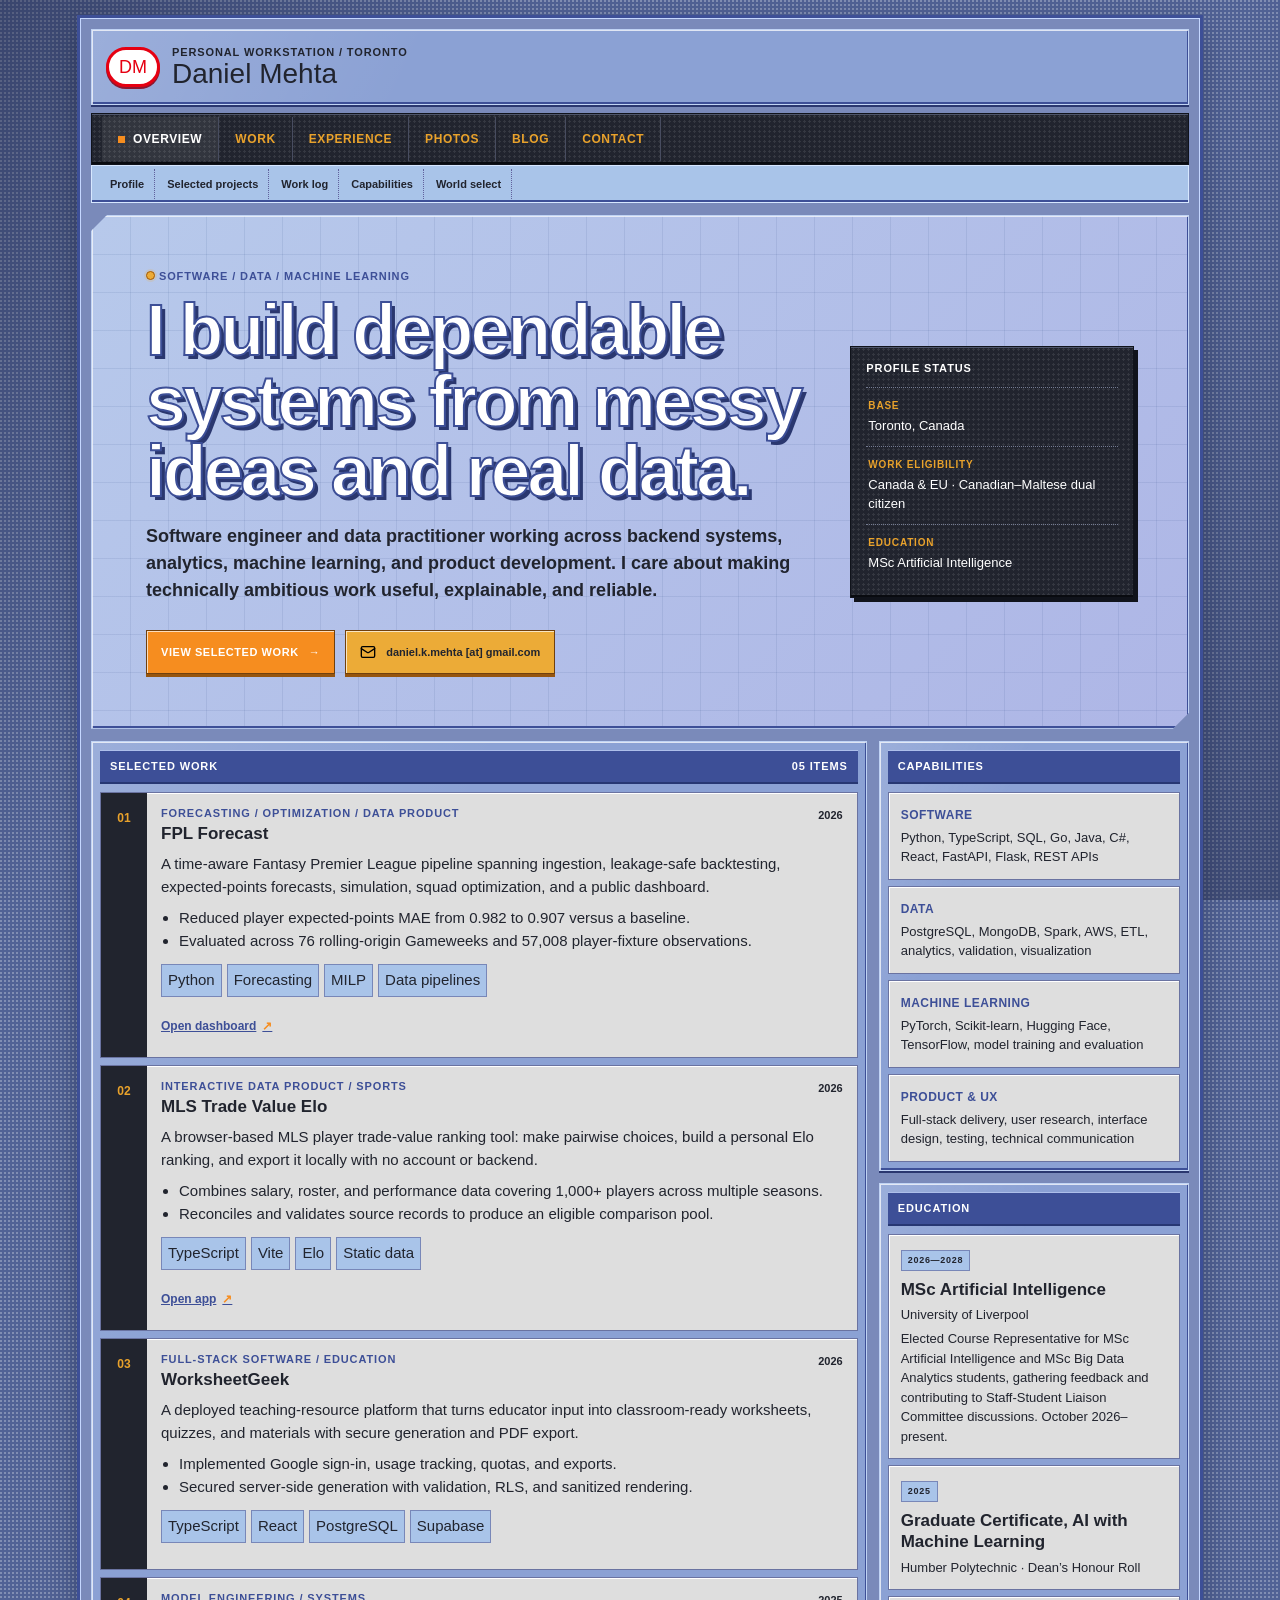
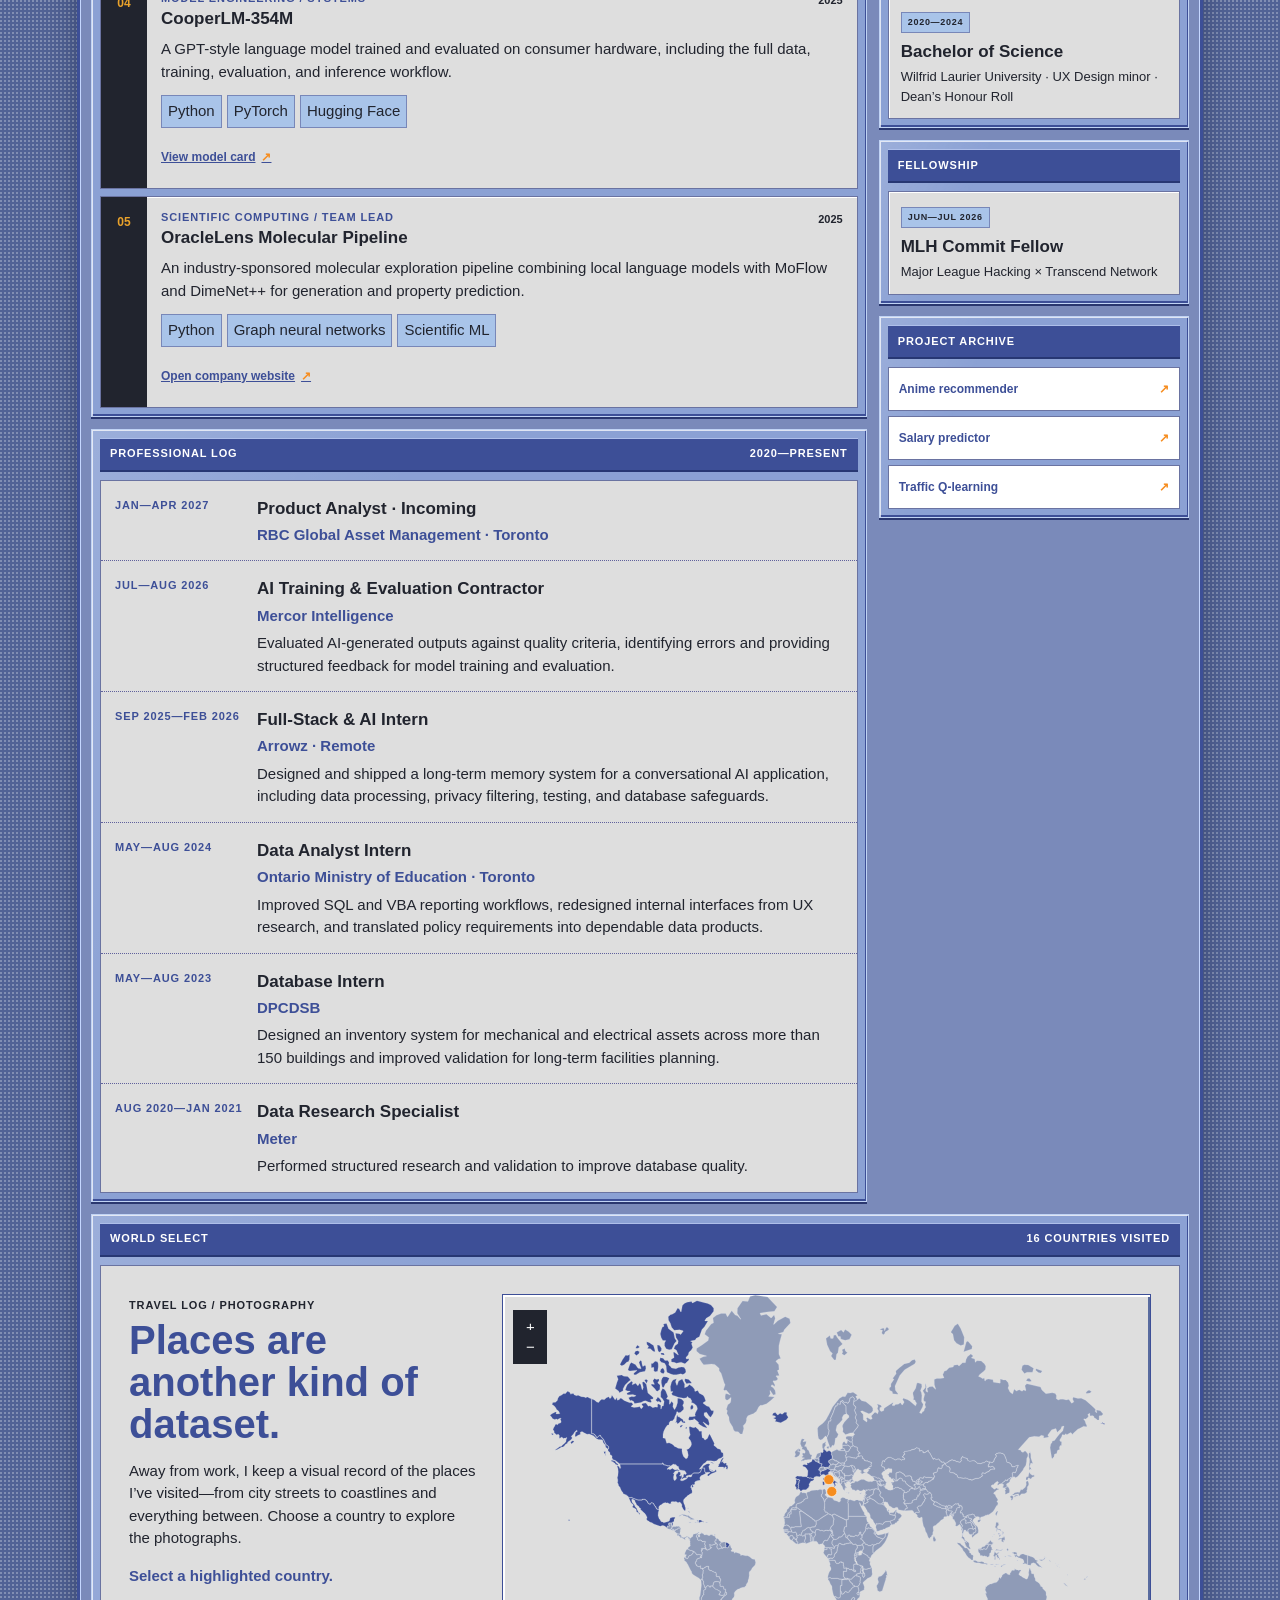
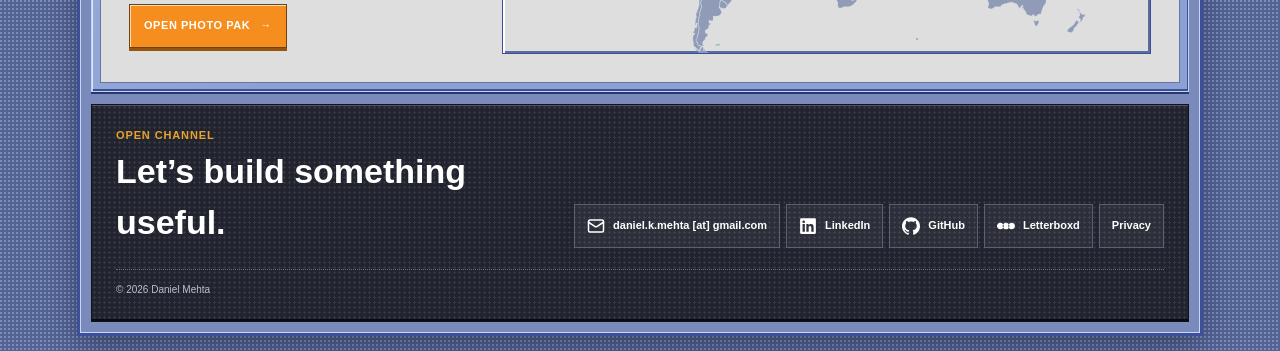
<file: index.html>
<!doctype html>
<html lang="en">
  <head>
    <meta charset="utf-8">
    <meta name="viewport" content="width=device-width, initial-scale=1">
    <title>Daniel Mehta | Software, Data & AI</title>
    <meta name="description" content="Daniel Mehta builds reliable software, data products, and applied machine learning systems. Explore selected work, experience, and travel photography.">
    <link rel="canonical" href="https://danielmehta.com/">
    <meta property="og:title" content="Daniel Mehta | Software, Data & AI">
    <meta property="og:description" content="Reliable software, useful data products, and applied machine learning.">
    <meta property="og:type" content="website">
    <meta property="og:url" content="https://danielmehta.com/">
    <meta name="twitter:card" content="summary">
    <meta name="theme-color" content="#3d4f97">
    <link rel="icon" href="assets/favicon.png" type="image/png">
    <link rel="stylesheet" href="assets/vendor/jsvectormap.min.css">
    <link rel="stylesheet" href="assets/site.css">
    <script src="assets/vendor/jsvectormap.min.js" defer></script>
    <script src="assets/vendor/world-merc.js" defer></script>
    <script src="assets/photos.js" defer></script>
    <script src="assets/site.js" defer></script>
    <script data-goatcounter="https://danielmehta.goatcounter.com/count" async src="https://gc.zgo.at/count.js"></script>
  </head>
  <body data-page="home">
    <a class="skip-link" href="#main">Skip to content</a>
    <div class="site-shell">
      <header class="masthead">
        <div class="identity plate">
          <a class="nameplate" href="index.html" aria-label="Daniel Mehta, home">DM</a>
          <div>
            <p class="micro-label">PERSONAL WORKSTATION / TORONTO</p>
            <p class="masthead-name">Daniel Mehta</p>
          </div>
        </div>

        <button class="menu-toggle" type="button" aria-expanded="false" aria-controls="primary-nav">
          <span>MENU</span><span aria-hidden="true">+</span>
        </button>
        <nav id="primary-nav" class="primary-nav carbon" aria-label="Primary navigation">
          <a class="active" href="index.html">Overview</a>
          <a href="#work">Work</a>
          <a href="#experience">Experience</a>
          <a href="photos.html">Photos</a>
          <a href="blog.html">Blog</a>
          <a href="#contact">Contact</a>
        </nav>
        <nav class="secondary-nav" aria-label="Page navigation">
          <a href="#profile">Profile</a>
          <a href="#work">Selected projects</a>
          <a href="#experience">Work log</a>
          <a href="#skills">Capabilities</a>
          <a href="#world">World select</a>
        </nav>
      </header>

      <main id="main">
        <section id="profile" class="hero plate chamfer">
          <div class="hero-copy">
            <p class="eyebrow"><span class="status-light"></span> SOFTWARE / DATA / MACHINE LEARNING</p>
            <h1>I build dependable systems from messy ideas and real data.</h1>
            <p class="hero-lede">Software engineer and data practitioner working across backend systems, analytics, machine learning, and product development. I care about making technically ambitious work useful, explainable, and reliable.</p>
            <div class="action-row">
              <a class="button signal" href="#work">View selected work <span aria-hidden="true">→</span></a>
              <span class="button utility contact-email"><img src="assets/icons/mail.svg" alt="">daniel.k.mehta [at] gmail.com</span>
            </div>
          </div>
          <aside class="hero-console carbon" aria-label="Current profile summary">
            <p class="panel-title">PROFILE STATUS</p>
            <dl class="profile-readout">
              <div><dt>BASE</dt><dd>Toronto, Canada</dd></div>
              <div><dt>WORK ELIGIBILITY</dt><dd>Canada &amp; EU · Canadian–Maltese dual citizen</dd></div>
              <div><dt>EDUCATION</dt><dd>MSc Artificial Intelligence</dd></div>
            </dl>
          </aside>
        </section>

        <div class="content-grid">
          <div class="content-main">
            <section id="work" class="module plate">
              <div class="section-bar"><span>SELECTED WORK</span><span>05 ITEMS</span></div>
              <div class="project-list">
                <article class="project-card">
                  <div class="project-index">01</div>
                  <div class="project-body">
                    <div class="project-heading">
                      <div>
                        <p class="project-type">FORECASTING / OPTIMIZATION / DATA PRODUCT</p>
                        <h2>FPL Forecast</h2>
                      </div>
                      <span class="project-year">2026</span>
                    </div>
                    <p>A time-aware Fantasy Premier League pipeline spanning ingestion, leakage-safe backtesting, expected-points forecasts, simulation, squad optimization, and a public dashboard.</p>
                    <ul class="outcomes">
                      <li>Reduced player expected-points MAE from 0.982 to 0.907 versus a baseline.</li>
                      <li>Evaluated across 76 rolling-origin Gameweeks and 57,008 player-fixture observations.</li>
                    </ul>
                    <div class="tags"><span>Python</span><span>Forecasting</span><span>MILP</span><span>Data pipelines</span></div>
                    <a class="forward-link" href="https://daniel-mehta.github.io/fpl-forecast/" target="_blank" rel="noopener">Open dashboard <span aria-hidden="true">↗</span></a>
                  </div>
                </article>

                <article class="project-card">
                  <div class="project-index">02</div>
                  <div class="project-body">
                    <div class="project-heading">
                      <div>
                        <p class="project-type">INTERACTIVE DATA PRODUCT / SPORTS</p>
                        <h2>MLS Trade Value Elo</h2>
                      </div>
                      <span class="project-year">2026</span>
                    </div>
                    <p>A browser-based MLS player trade-value ranking tool: make pairwise choices, build a personal Elo ranking, and export it locally with no account or backend.</p>
                    <ul class="outcomes">
                      <li>Combines salary, roster, and performance data covering 1,000+ players across multiple seasons.</li>
                      <li>Reconciles and validates source records to produce an eligible comparison pool.</li>
                    </ul>
                    <div class="tags"><span>TypeScript</span><span>Vite</span><span>Elo</span><span>Static data</span></div>
                    <a class="forward-link" href="https://danielmehta.com/mls-trade-value-elo/" target="_blank" rel="noopener">Open app <span aria-hidden="true">↗</span></a>
                  </div>
                </article>

                <article class="project-card">
                  <div class="project-index">03</div>
                  <div class="project-body">
                    <div class="project-heading">
                      <div>
                        <p class="project-type">FULL-STACK SOFTWARE / EDUCATION</p>
                        <h2>WorksheetGeek</h2>
                      </div>
                      <span class="project-year">2026</span>
                    </div>
                    <p>A deployed teaching-resource platform that turns educator input into classroom-ready worksheets, quizzes, and materials with secure generation and PDF export.</p>
                    <ul class="outcomes">
                      <li>Implemented Google sign-in, usage tracking, quotas, and exports.</li>
                      <li>Secured server-side generation with validation, RLS, and sanitized rendering.</li>
                    </ul>
                    <div class="tags"><span>TypeScript</span><span>React</span><span>PostgreSQL</span><span>Supabase</span></div>
                  </div>
                </article>

                <article class="project-card">
                  <div class="project-index">04</div>
                  <div class="project-body">
                    <div class="project-heading">
                      <div>
                        <p class="project-type">MODEL ENGINEERING / SYSTEMS</p>
                        <h2>CooperLM-354M</h2>
                      </div>
                      <span class="project-year">2025</span>
                    </div>
                    <p>A GPT-style language model trained and evaluated on consumer hardware, including the full data, training, evaluation, and inference workflow.</p>
                    <div class="tags"><span>Python</span><span>PyTorch</span><span>Hugging Face</span></div>
                    <a class="forward-link" href="https://huggingface.co/mehta/CooperLM-354M" target="_blank" rel="noopener">View model card <span aria-hidden="true">↗</span></a>
                  </div>
                </article>

                <article class="project-card">
                  <div class="project-index">05</div>
                  <div class="project-body">
                    <div class="project-heading">
                      <div>
                        <p class="project-type">SCIENTIFIC COMPUTING / TEAM LEAD</p>
                        <h2>OracleLens Molecular Pipeline</h2>
                      </div>
                      <span class="project-year">2025</span>
                    </div>
                    <p>An industry-sponsored molecular exploration pipeline combining local language models with MoFlow and DimeNet++ for generation and property prediction.</p>
                    <div class="tags"><span>Python</span><span>Graph neural networks</span><span>Scientific ML</span></div>
                    <a class="forward-link" href="https://oraclelens.com/home" target="_blank" rel="noopener">Open company website <span aria-hidden="true">↗</span></a>
                  </div>
                </article>
              </div>
            </section>

            <section id="experience" class="module plate">
              <div class="section-bar"><span>PROFESSIONAL LOG</span><span>2020—PRESENT</span></div>
              <div class="timeline">
                <article>
                  <div class="timeline-date">JAN—APR 2027</div>
                  <div><h2>Product Analyst · Incoming</h2><p class="org">RBC Global Asset Management · Toronto</p></div>
                </article>
                <article>
                  <div class="timeline-date">JUL—AUG 2026</div>
                  <div><h2>AI Training & Evaluation Contractor</h2><p class="org">Mercor Intelligence</p><p>Evaluated AI-generated outputs against quality criteria, identifying errors and providing structured feedback for model training and evaluation.</p></div>
                </article>
                <article>
                  <div class="timeline-date">SEP 2025—FEB 2026</div>
                  <div><h2>Full-Stack & AI Intern</h2><p class="org">Arrowz · Remote</p><p>Designed and shipped a long-term memory system for a conversational AI application, including data processing, privacy filtering, testing, and database safeguards.</p></div>
                </article>
                <article>
                  <div class="timeline-date">MAY—AUG 2024</div>
                  <div><h2>Data Analyst Intern</h2><p class="org">Ontario Ministry of Education · Toronto</p><p>Improved SQL and VBA reporting workflows, redesigned internal interfaces from UX research, and translated policy requirements into dependable data products.</p></div>
                </article>
                <article>
                  <div class="timeline-date">MAY—AUG 2023</div>
                  <div><h2>Database Intern</h2><p class="org">DPCDSB</p><p>Designed an inventory system for mechanical and electrical assets across more than 150 buildings and improved validation for long-term facilities planning.</p></div>
                </article>
                <article class="timeline-compact">
                  <div class="timeline-date">AUG 2020—JAN 2021</div>
                  <div><h2>Data Research Specialist</h2><p class="org">Meter</p><p>Performed structured research and validation to improve database quality.</p></div>
                </article>
              </div>
            </section>
          </div>

          <aside class="content-rail">
            <section id="skills" class="rail-module plate">
              <div class="section-bar"><span>CAPABILITIES</span></div>
              <div class="skill-bank">
                <div><h2>Software</h2><p>Python, TypeScript, SQL, Go, Java, C#, React, FastAPI, Flask, REST APIs</p></div>
                <div><h2>Data</h2><p>PostgreSQL, MongoDB, Spark, AWS, ETL, analytics, validation, visualization</p></div>
                <div><h2>Machine Learning</h2><p>PyTorch, Scikit-learn, Hugging Face, TensorFlow, model training and evaluation</p></div>
                <div><h2>Product & UX</h2><p>Full-stack delivery, user research, interface design, testing, technical communication</p></div>
              </div>
            </section>

            <section class="rail-module plate">
              <div class="section-bar"><span>EDUCATION</span></div>
              <div class="education-list">
                <article><span class="date-chip">2026—2028</span><h2>MSc Artificial Intelligence</h2><p>University of Liverpool</p><p>Elected Course Representative for MSc Artificial Intelligence and MSc Big Data Analytics students, gathering feedback and contributing to Staff-Student Liaison Committee discussions. October 2026–present.</p></article>
                <article><span class="date-chip">2025</span><h2>Graduate Certificate, AI with Machine Learning</h2><p>Humber Polytechnic · Dean’s Honour Roll</p></article>
                <article><span class="date-chip">2020—2024</span><h2>Bachelor of Science</h2><p>Wilfrid Laurier University · UX Design minor · Dean’s Honour Roll</p></article>
              </div>
            </section>

            <section class="rail-module plate">
              <div class="section-bar"><span>FELLOWSHIP</span></div>
              <div class="small-panel">
                <span class="date-chip">JUN—JUL 2026</span>
                <h2>MLH Commit Fellow</h2>
                <p>Major League Hacking × Transcend Network</p>
              </div>
            </section>

            <section class="rail-module plate archive">
              <div class="section-bar"><span>PROJECT ARCHIVE</span></div>
              <a href="https://github.com/daniel-mehta/Context-Aware-Anime-Recommender" target="_blank" rel="noopener"><span>Anime recommender</span><span>↗</span></a>
              <a href="https://github.com/daniel-mehta/Salary-Predictor" target="_blank" rel="noopener"><span>Salary predictor</span><span>↗</span></a>
              <a href="https://github.com/daniel-mehta/Traffic-Management-Q-Learning" target="_blank" rel="noopener"><span>Traffic Q-learning</span><span>↗</span></a>
            </section>
          </aside>
        </div>

        <section id="world" class="world-preview module plate">
          <div class="section-bar"><span>WORLD SELECT</span><span>16 COUNTRIES VISITED</span></div>
          <div class="world-layout">
            <div>
              <p class="eyebrow">TRAVEL LOG / PHOTOGRAPHY</p>
              <h2>Places are another kind of dataset.</h2>
              <p>Away from work, I keep a visual record of the places I’ve visited—from city streets to coastlines and everything between. Choose a country to explore the photographs.</p>
              <p id="home-map-status" class="map-status" aria-live="polite">Select a highlighted country.</p>
              <a class="button signal" href="photos.html">Open Photo Pak <span aria-hidden="true">→</span></a>
            </div>
            <div id="home-map" class="map-canvas" aria-label="Interactive map of countries Daniel has visited"></div>
          </div>
        </section>
      </main>

      <footer id="contact" class="footer carbon">
        <div>
          <p class="micro-label">OPEN CHANNEL</p>
          <h2>Let’s build something useful.</h2>
        </div>
        <div class="social-links">
          <span class="contact-email"><img src="assets/icons/mail.svg" alt="">daniel.k.mehta [at] gmail.com</span>
          <a href="https://linkedin.com/in/dan-mehta" target="_blank" rel="noopener"><img src="assets/icons/linkedin.svg" alt="">LinkedIn</a>
          <a href="https://github.com/daniel-mehta" target="_blank" rel="noopener"><img src="assets/icons/github.svg" alt="">GitHub</a>
          <a href="https://letterboxd.com/danielmehta/" target="_blank" rel="noopener"><img src="assets/icons/letterboxd.svg" alt="">Letterboxd</a>
          <a href="privacy.html">Privacy</a>
        </div>
        <p class="footer-note">© <span data-current-year>2026</span> Daniel Mehta</p>
      </footer>
    </div>
  </body>
</html>
</file>
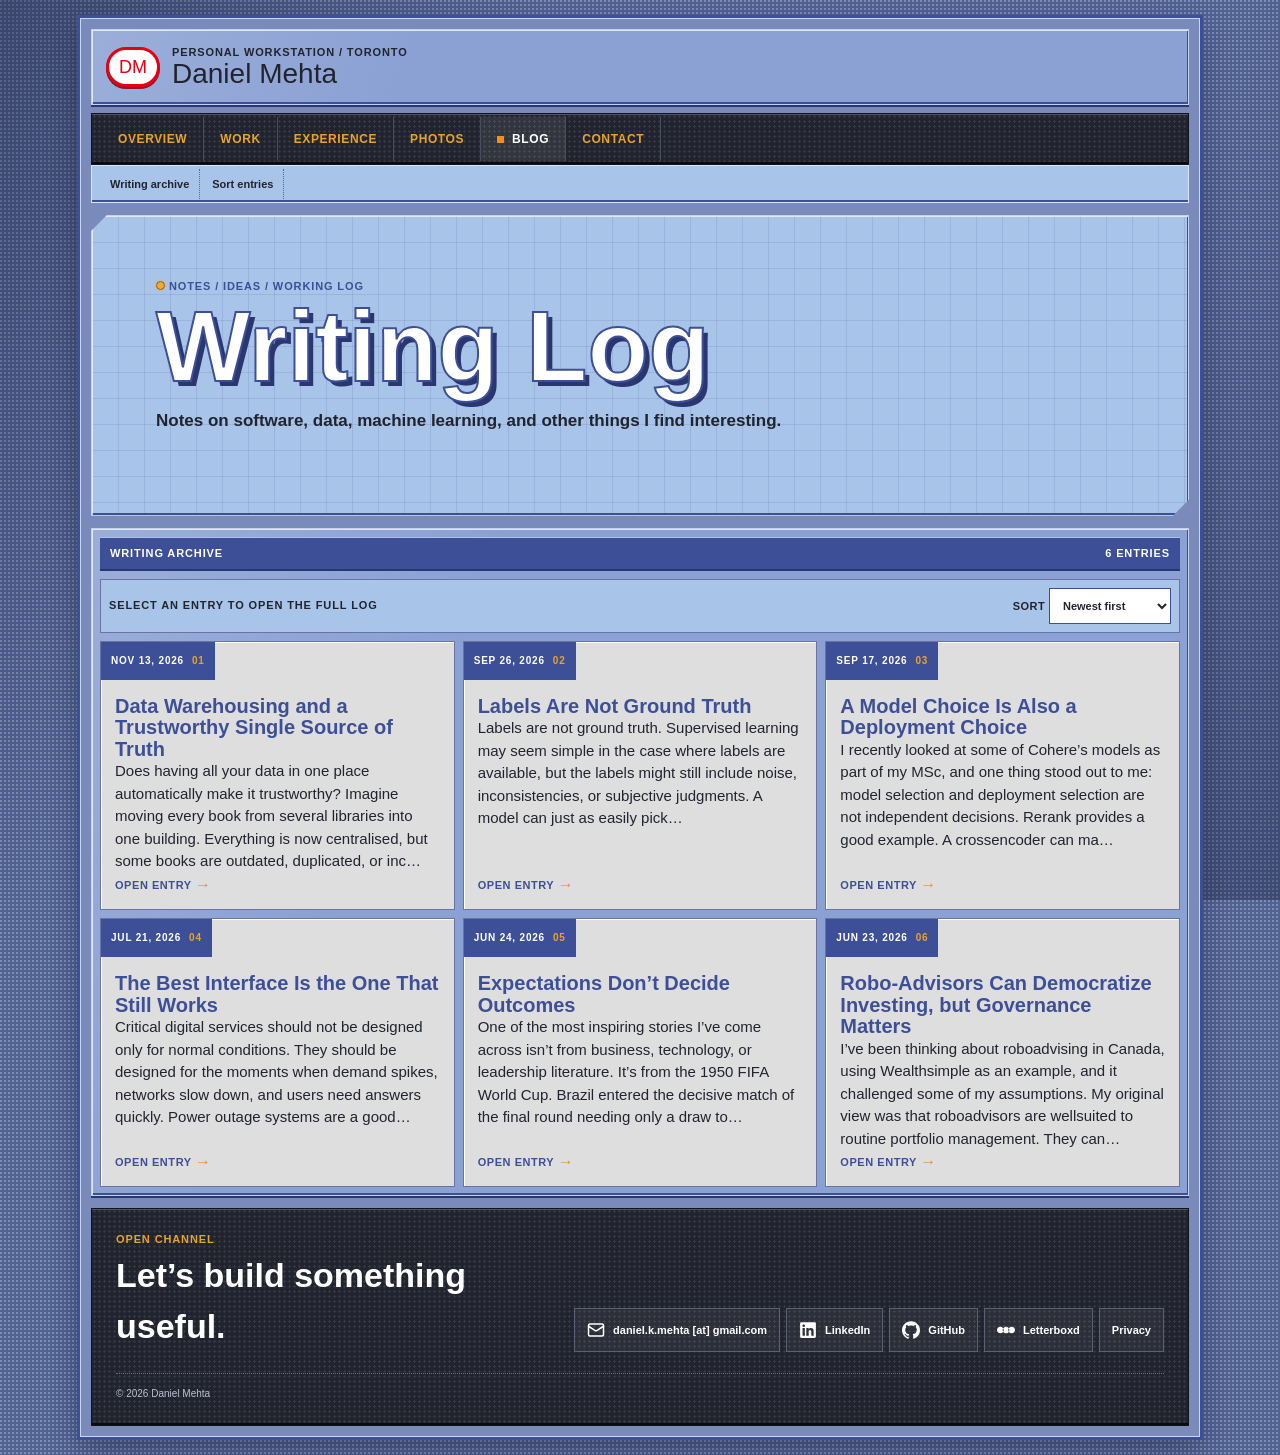
<file: blog.html>
<!doctype html>
<html lang="en">
  <head>
    <meta charset="utf-8">
    <meta name="viewport" content="width=device-width, initial-scale=1">
    <title>Writing Log | Daniel Mehta</title>
    <meta name="description" content="Writing and notes from Daniel Mehta on software, data, machine learning, and the work around them.">
    <link rel="canonical" href="https://danielmehta.com/blog.html">
    <meta property="og:title" content="Writing Log | Daniel Mehta">
    <meta property="og:description" content="Writing and notes on software, data, machine learning, and the work around them.">
    <meta property="og:type" content="website">
    <meta property="og:url" content="https://danielmehta.com/blog.html">
    <meta name="twitter:card" content="summary">
    <meta name="theme-color" content="#3d4f97">
    <link rel="icon" href="assets/favicon.png" type="image/png">
    <link rel="stylesheet" href="assets/site.css">
    <script src="assets/blog-posts.js" defer></script>
    <script src="assets/site.js" defer></script>
    <script src="assets/blog.js" defer></script>
    <script data-goatcounter="https://danielmehta.goatcounter.com/count" async src="https://gc.zgo.at/count.js"></script>
  </head>
  <body data-page="blog">
    <a class="skip-link" href="#main">Skip to content</a>
    <div class="site-shell">
      <header class="masthead">
        <div class="identity plate">
          <a class="nameplate" href="index.html" aria-label="Daniel Mehta, home">DM</a>
          <div>
            <p class="micro-label">PERSONAL WORKSTATION / TORONTO</p>
            <p class="masthead-name">Daniel Mehta</p>
          </div>
        </div>
        <button class="menu-toggle" type="button" aria-expanded="false" aria-controls="primary-nav"><span>MENU</span><span aria-hidden="true">+</span></button>
        <nav id="primary-nav" class="primary-nav carbon" aria-label="Primary navigation">
          <a href="index.html">Overview</a>
          <a href="index.html#work">Work</a>
          <a href="index.html#experience">Experience</a>
          <a href="photos.html">Photos</a>
          <a class="active" href="blog.html">Blog</a>
          <a href="index.html#contact">Contact</a>
        </nav>
        <nav class="secondary-nav" aria-label="Page navigation">
          <a href="#archive">Writing archive</a>
          <a href="#archive">Sort entries</a>
        </nav>
      </header>

      <main id="main">
        <section class="blog-hero plate chamfer">
          <p class="eyebrow"><span class="status-light"></span> NOTES / IDEAS / WORKING LOG</p>
          <h1>Writing Log</h1>
          <p>Notes on software, data, machine learning, and other things I find interesting.</p>
        </section>

        <section id="archive" class="module plate" aria-labelledby="archive-title">
          <div class="section-bar"><span id="archive-title">WRITING ARCHIVE</span><span id="blog-count">0 ENTRIES</span></div>
          <div class="blog-toolbar">
            <p class="micro-label">SELECT AN ENTRY TO OPEN THE FULL LOG</p>
            <label for="blog-sort">Sort <select id="blog-sort"><option value="newest">Newest first</option><option value="oldest">Oldest first</option></select></label>
          </div>
          <div id="blog-grid" class="blog-grid"></div>
          <div id="blog-empty" class="empty-state blog-empty">
            <div class="empty-slots" aria-hidden="true"><span></span><span></span><span></span></div>
            <h2>Log is standing by.</h2>
            <p>Add a Markdown file to <code>blog/</code>, then run <code>python3 scripts/build_blog.py</code> to publish the first entry.</p>
          </div>
        </section>
      </main>

      <footer id="contact" class="footer carbon">
        <div><p class="micro-label">OPEN CHANNEL</p><h2>Let’s build something useful.</h2></div>
        <div class="social-links">
          <span class="contact-email"><img src="assets/icons/mail.svg" alt="">daniel.k.mehta [at] gmail.com</span>
          <a href="https://linkedin.com/in/dan-mehta" target="_blank" rel="noopener"><img src="assets/icons/linkedin.svg" alt="">LinkedIn</a>
          <a href="https://github.com/daniel-mehta" target="_blank" rel="noopener"><img src="assets/icons/github.svg" alt="">GitHub</a>
          <a href="https://letterboxd.com/danielmehta/" target="_blank" rel="noopener"><img src="assets/icons/letterboxd.svg" alt="">Letterboxd</a>
          <a href="privacy.html">Privacy</a>
        </div>
        <p class="footer-note">© <span data-current-year>2026</span> Daniel Mehta</p>
      </footer>
    </div>

    <div id="blog-overlay" class="blog-overlay" hidden>
      <section class="blog-reader" role="dialog" aria-modal="true" aria-labelledby="blog-reader-title" aria-describedby="blog-reader-date">
        <header id="blog-reader-head" class="blog-reader-head"><p>ENTRY READER</p><button id="blog-close" class="blog-close" type="button" aria-label="Close entry">×</button></header>
        <div class="blog-reader-scroll" tabindex="-1">
          <h1 id="blog-reader-title"></h1>
          <p id="blog-reader-date" class="blog-reader-date"></p>
          <article id="blog-reader-content" class="blog-content"></article>
        </div>
        <div id="blog-resize-handle" class="blog-resize-handle" aria-hidden="true"></div>
      </section>
    </div>
  </body>
</html>
</file>
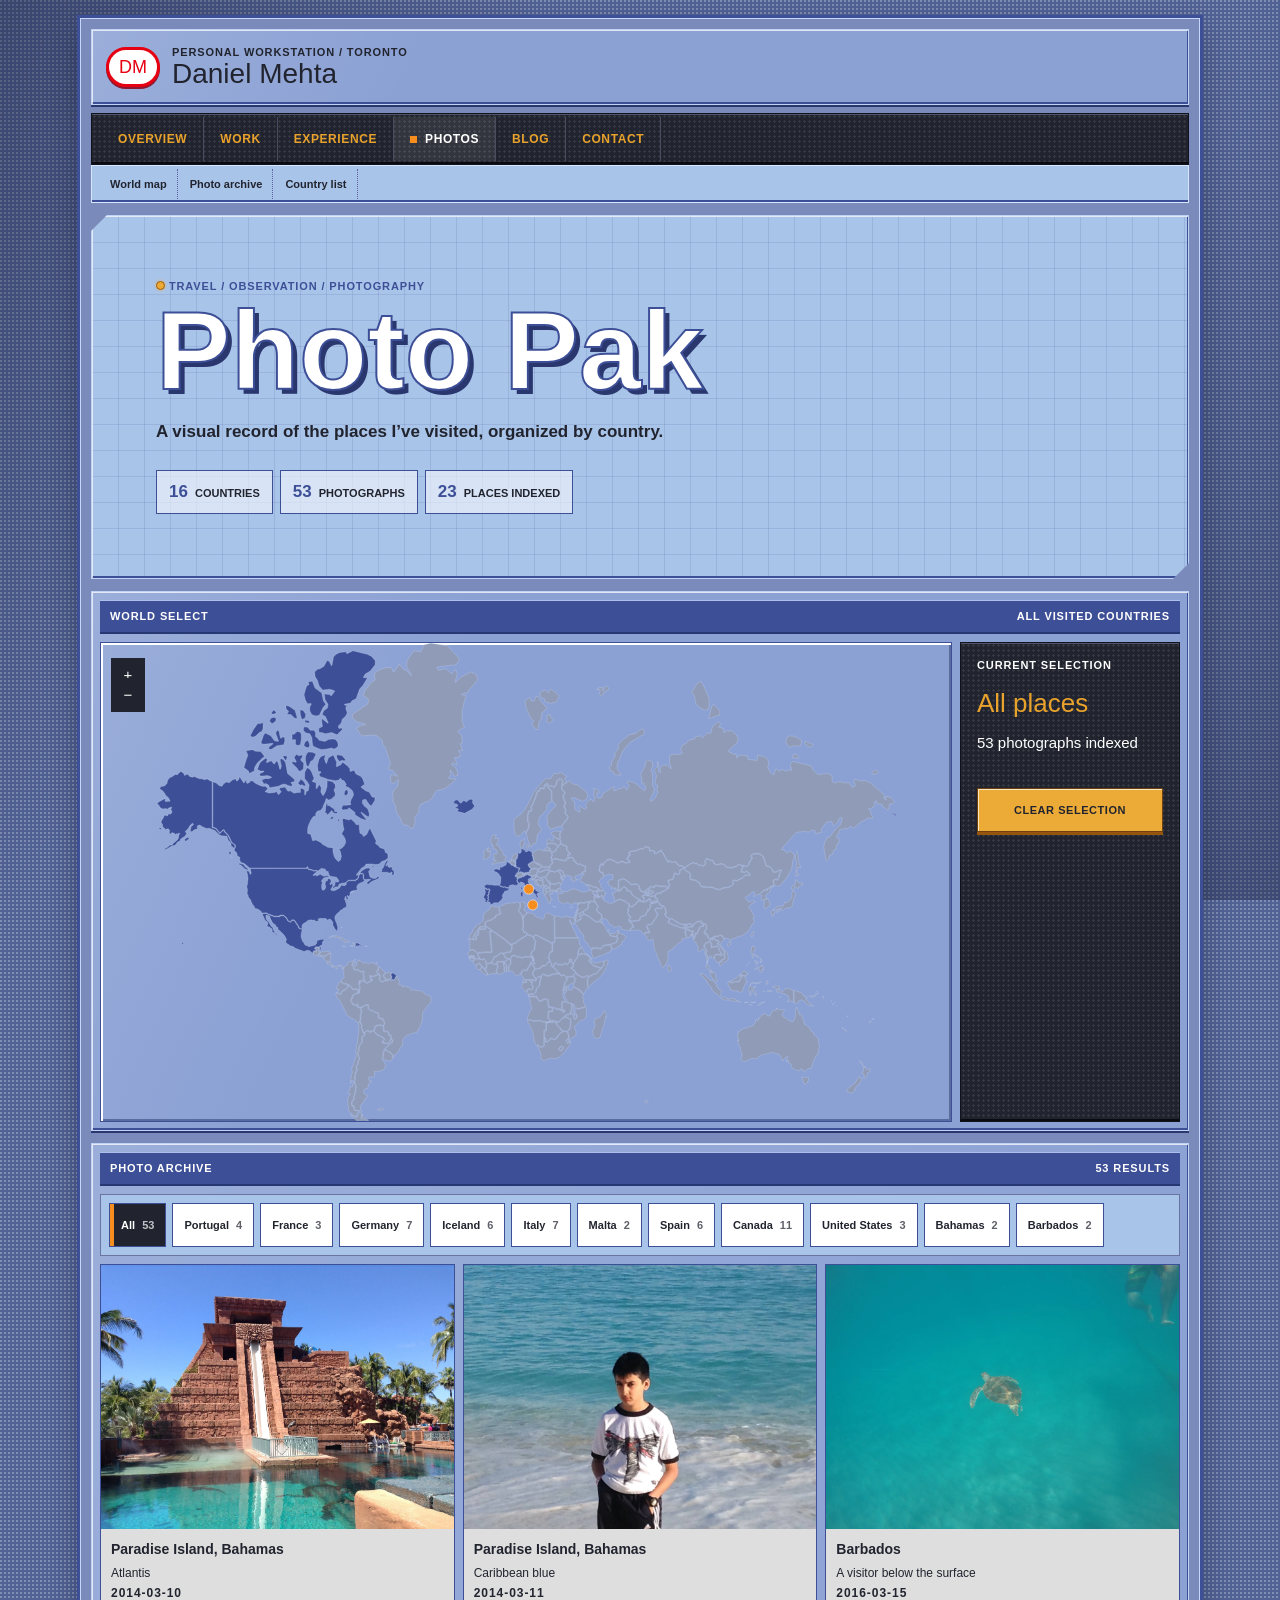
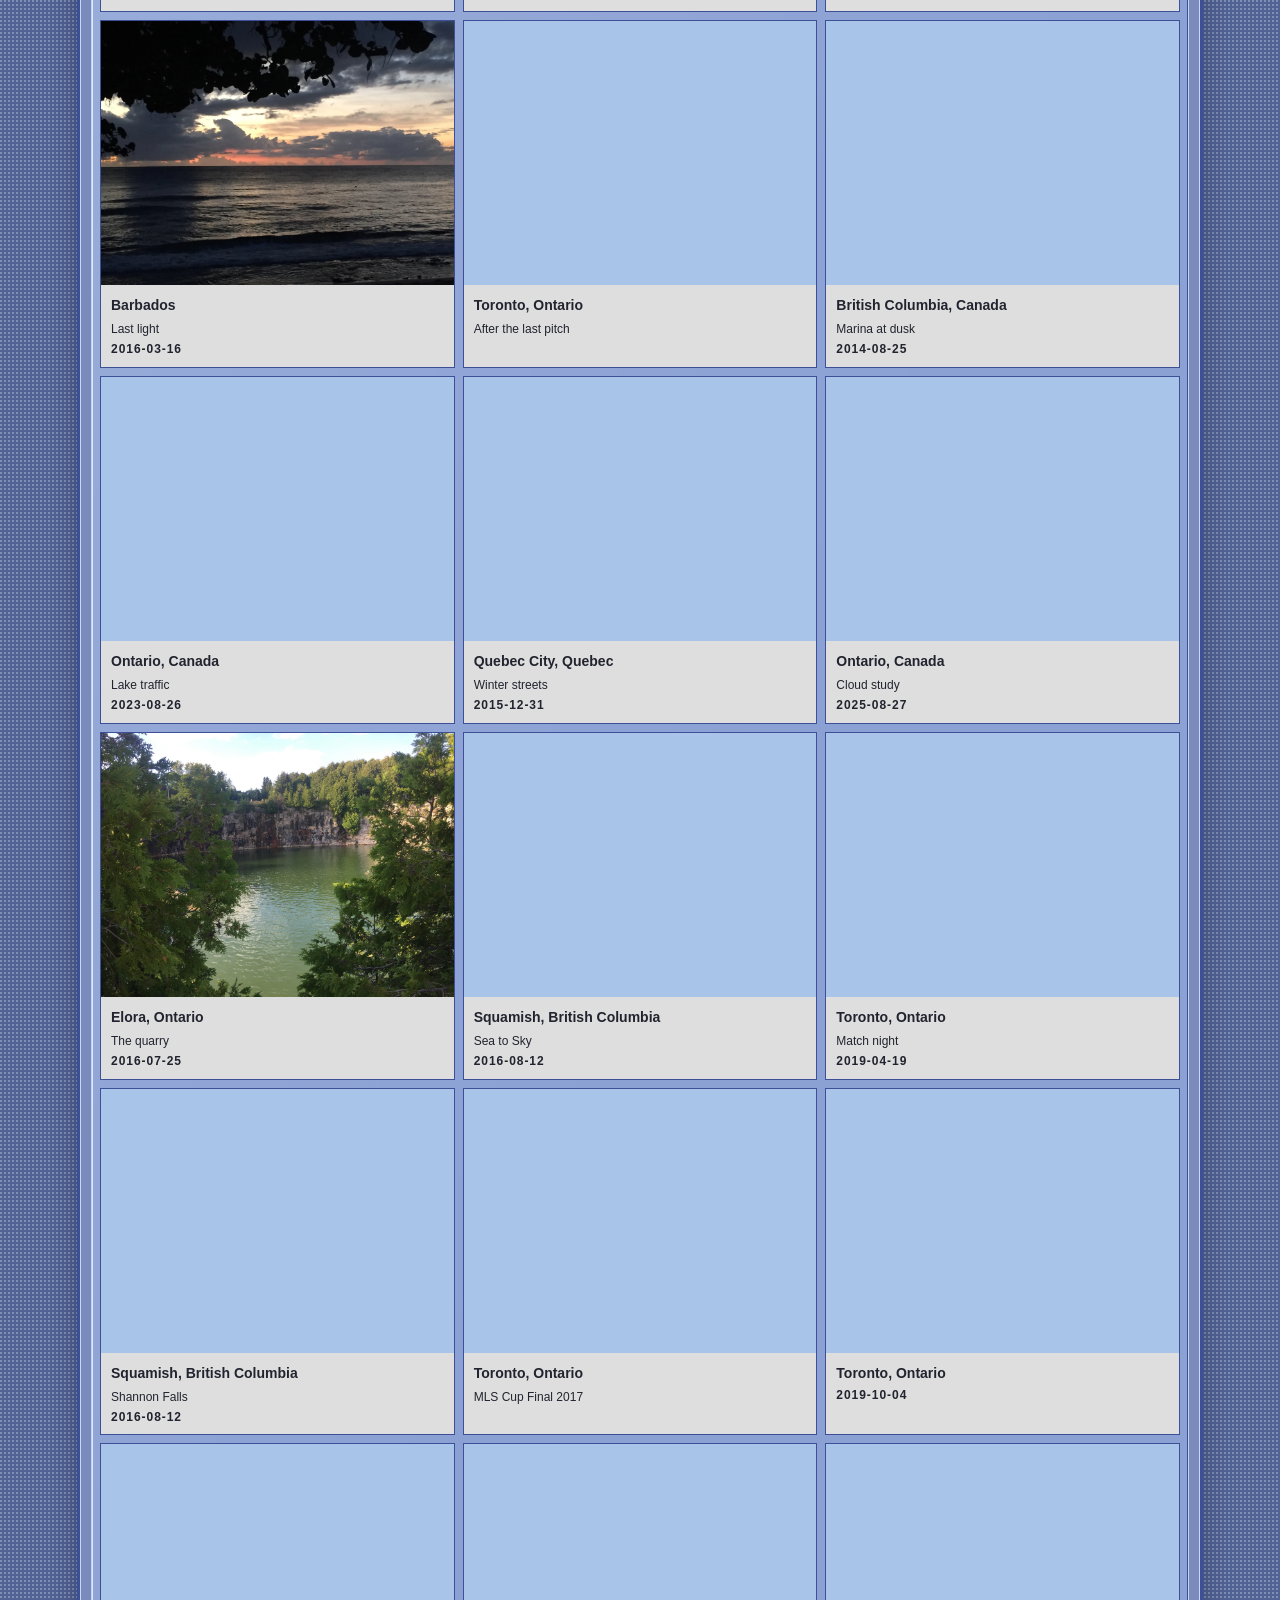
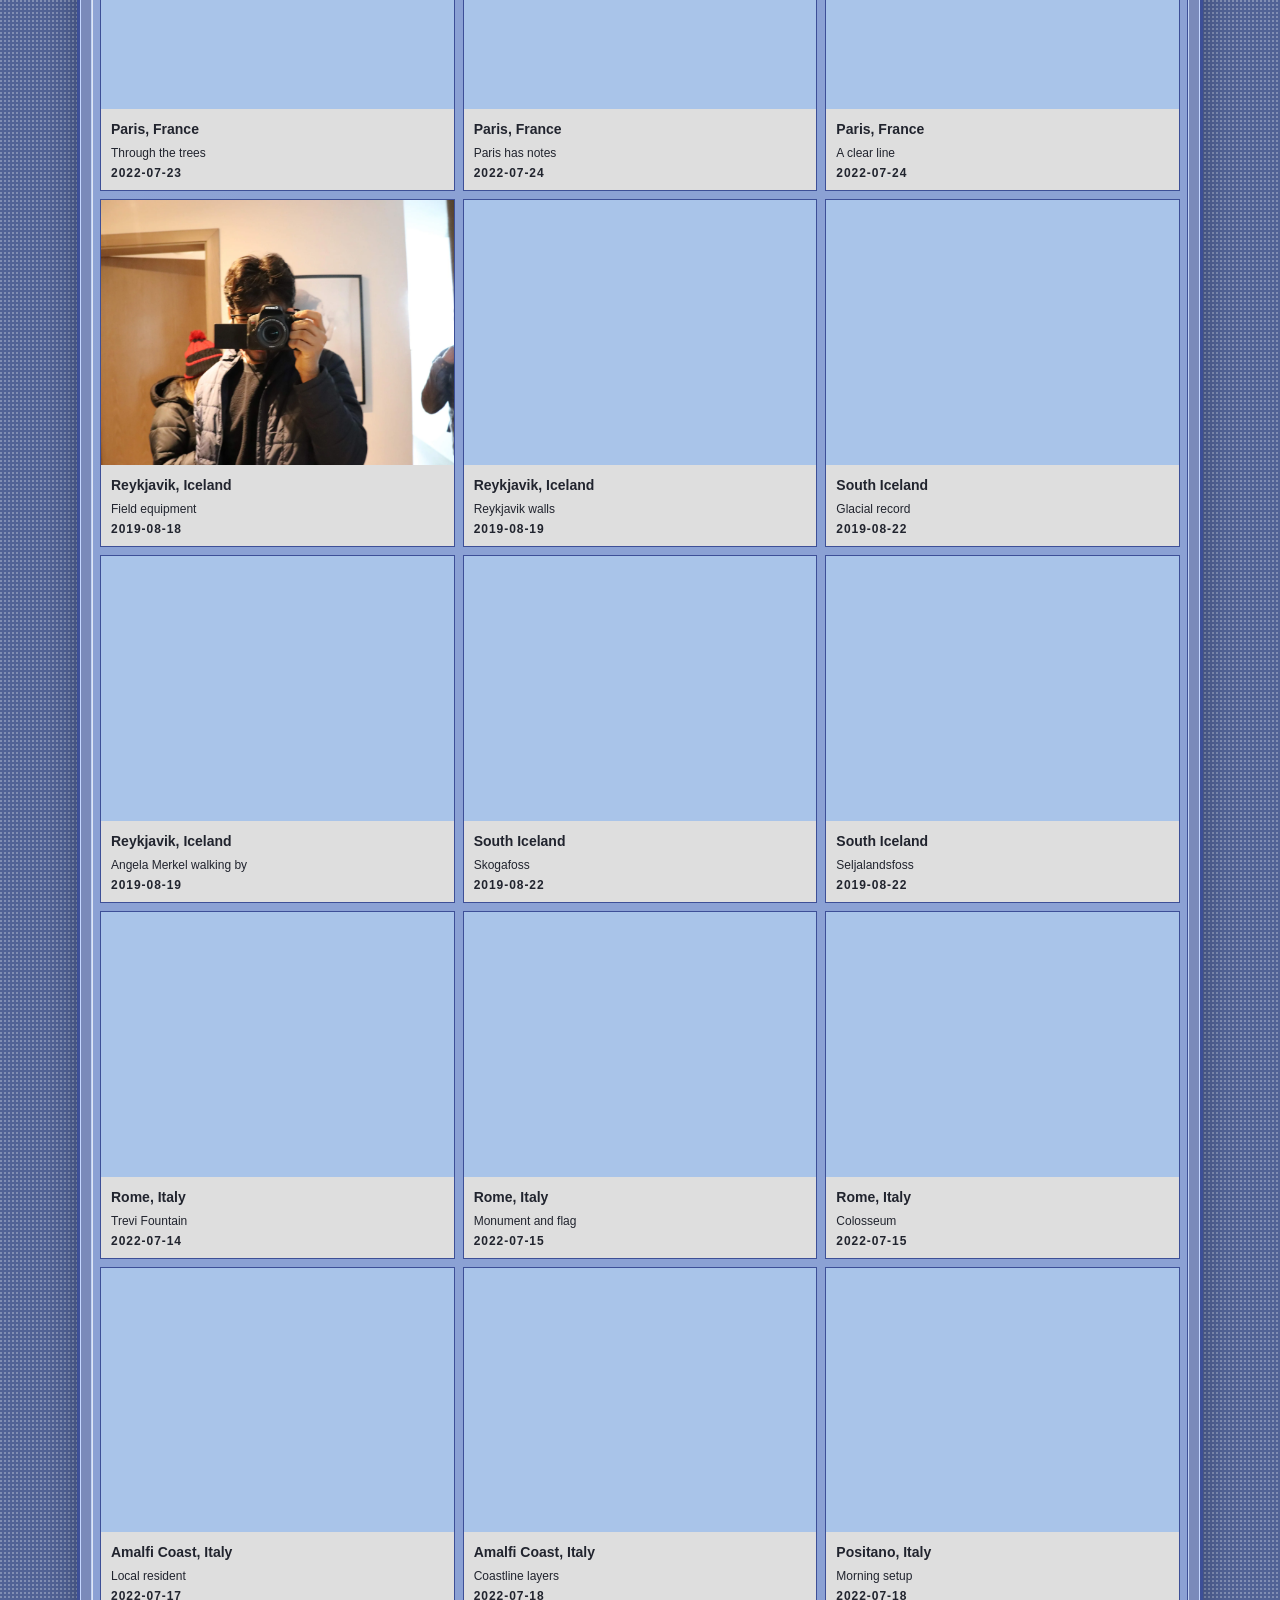
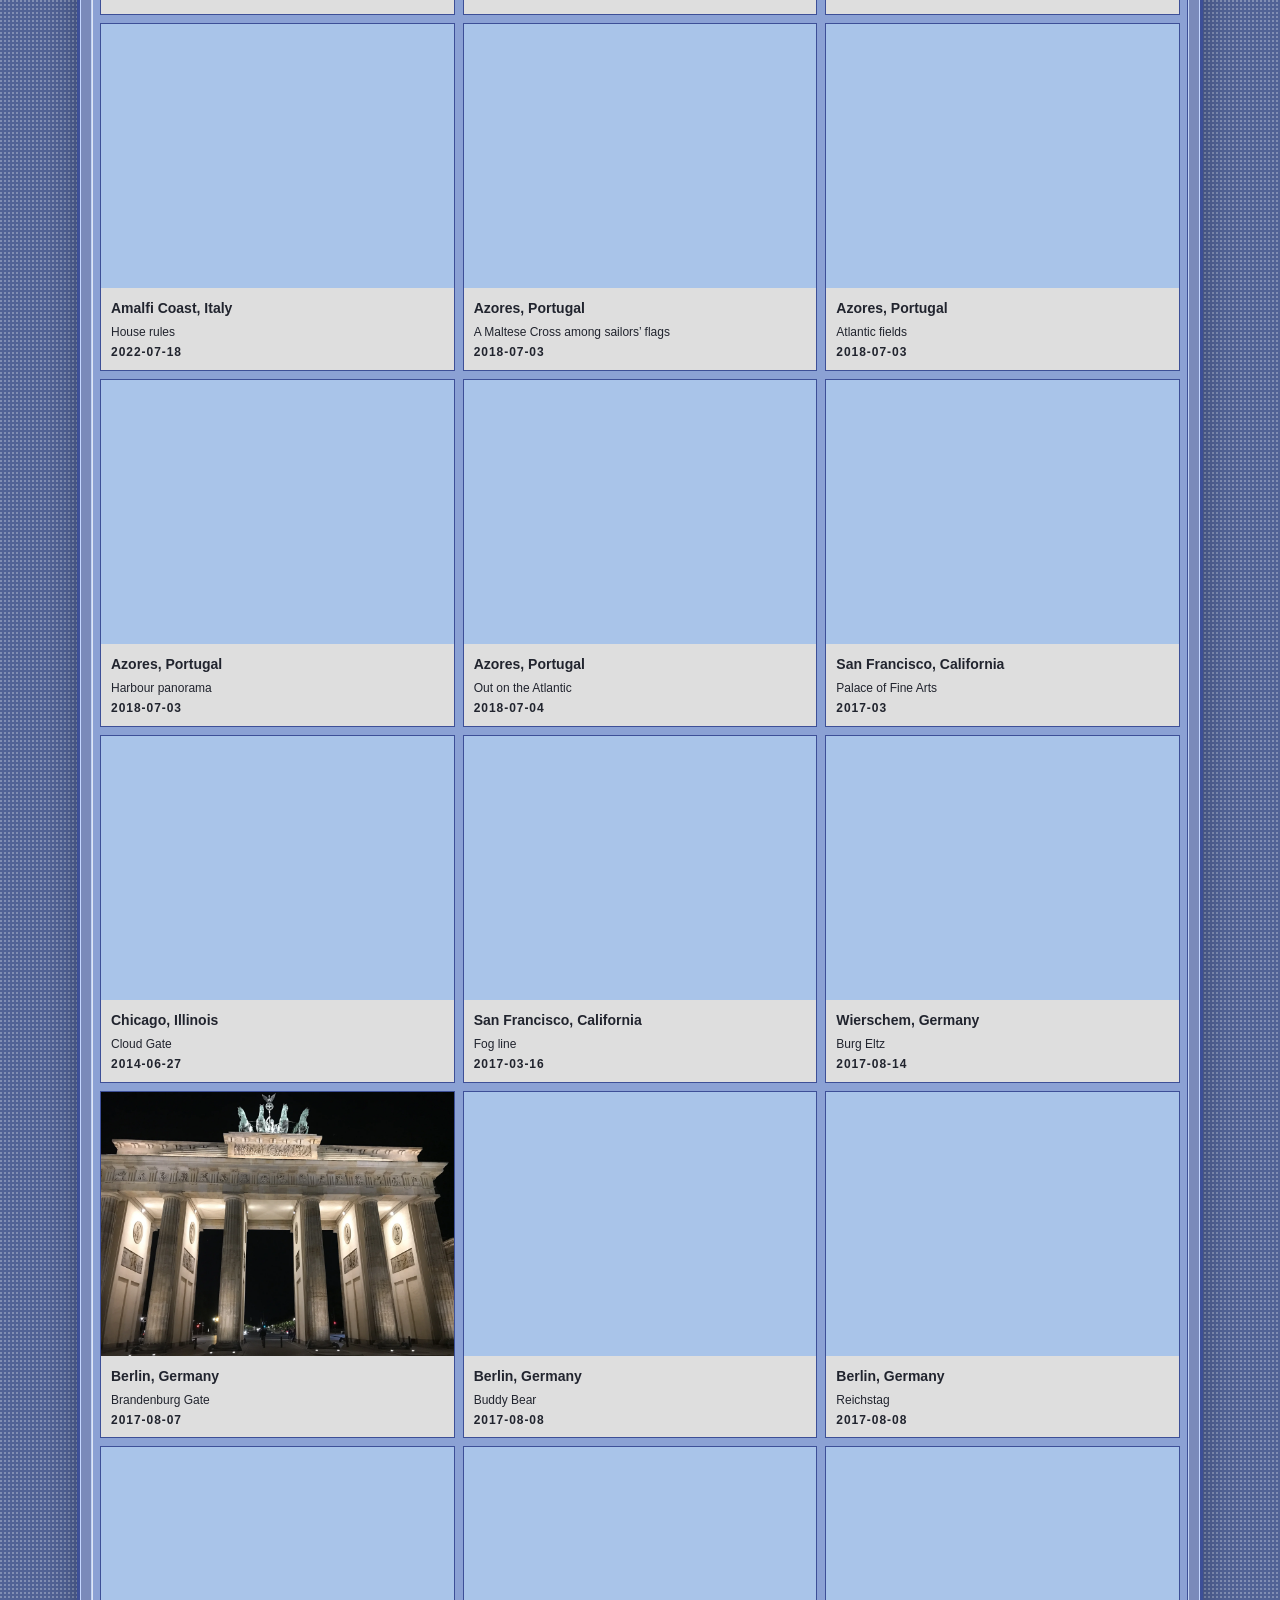
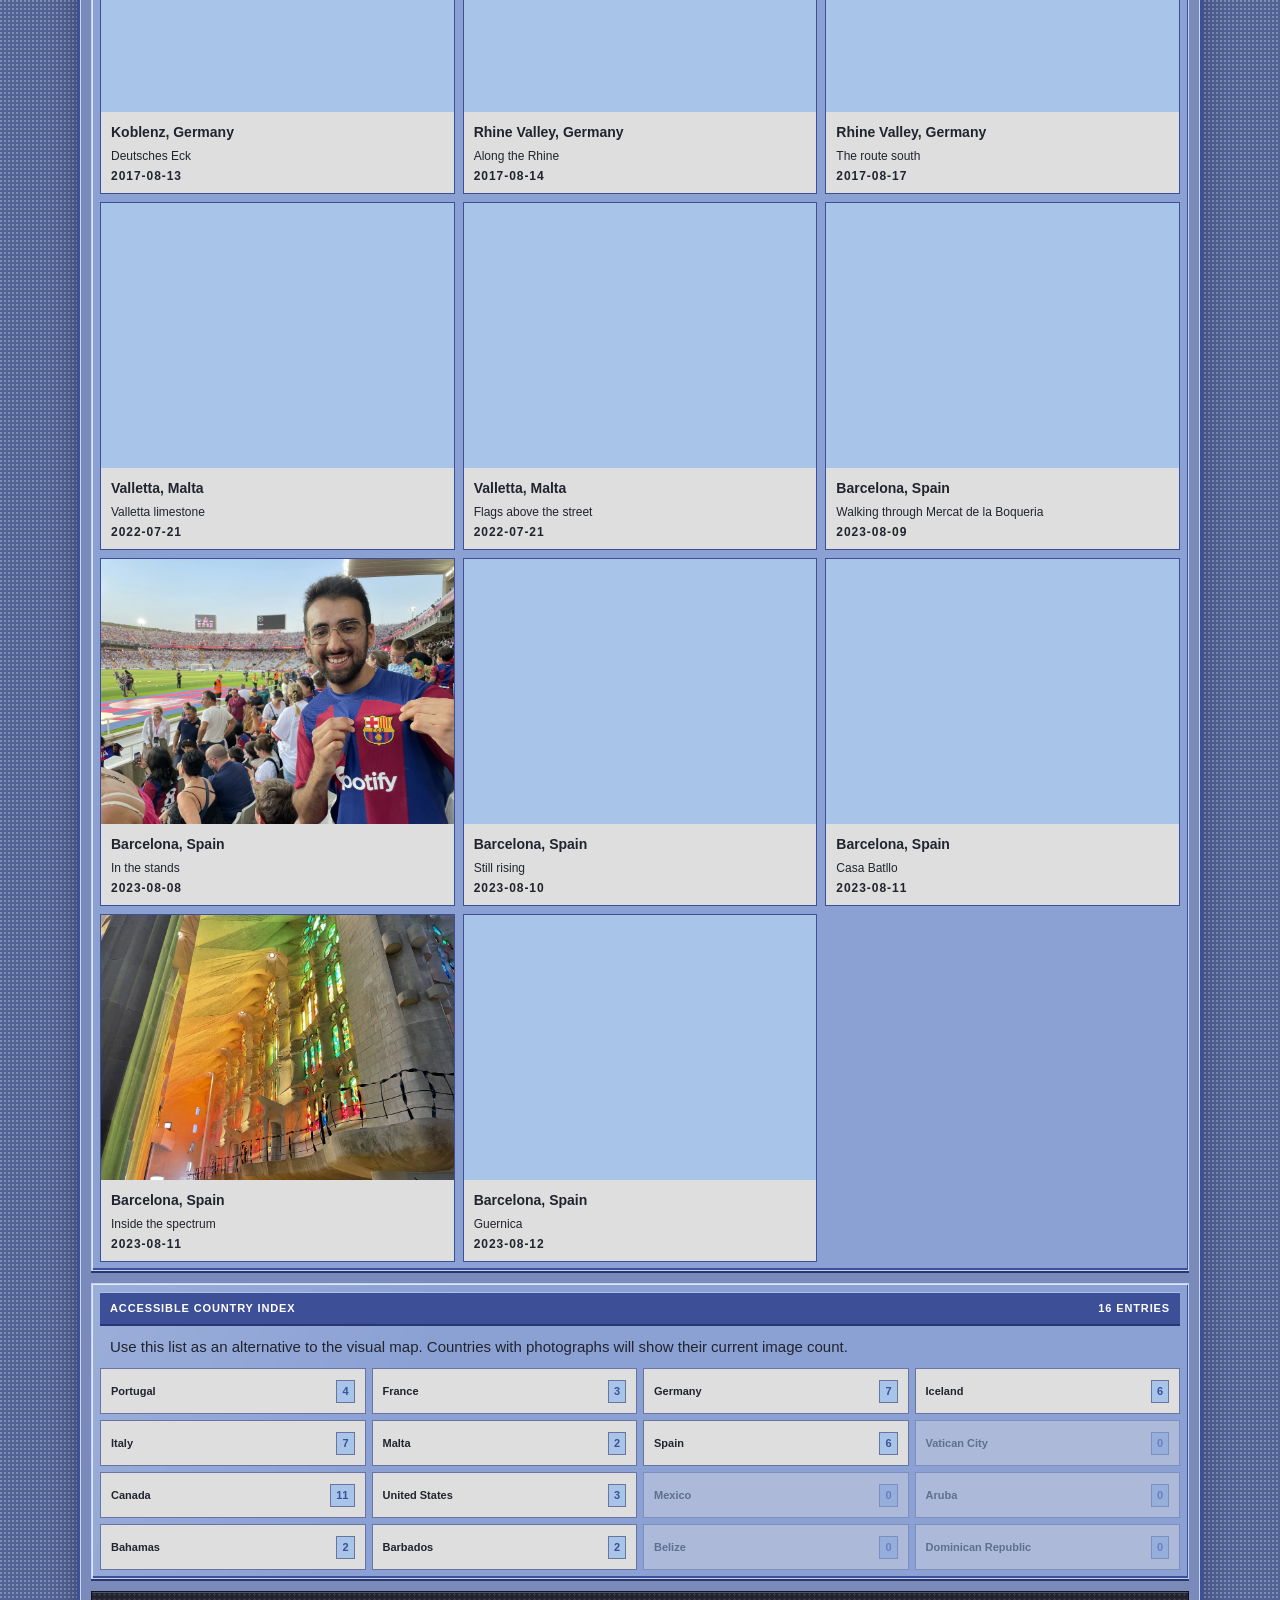
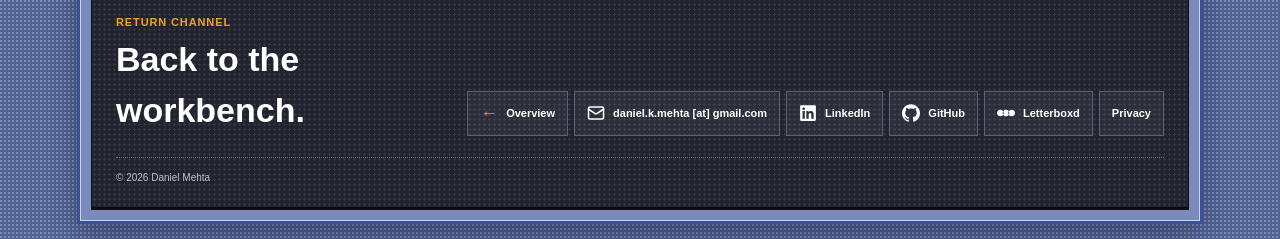
<file: photos.html>
<!doctype html>
<html lang="en">
  <head>
    <meta charset="utf-8">
    <meta name="viewport" content="width=device-width, initial-scale=1">
    <title>Photos & Places | Daniel Mehta</title>
    <meta name="description" content="A growing travel photography archive indexed by the places Daniel Mehta has visited.">
    <link rel="canonical" href="https://danielmehta.com/photos.html">
    <meta property="og:title" content="Photos & Places | Daniel Mehta">
    <meta property="og:description" content="A growing travel photography archive indexed by place.">
    <meta property="og:type" content="website">
    <meta property="og:url" content="https://danielmehta.com/photos.html">
    <meta name="twitter:card" content="summary">
    <meta name="theme-color" content="#3d4f97">
    <link rel="icon" href="assets/favicon.png" type="image/png">
    <link rel="stylesheet" href="assets/vendor/jsvectormap.min.css">
    <link rel="stylesheet" href="assets/site.css">
    <script src="assets/vendor/jsvectormap.min.js" defer></script>
    <script src="assets/vendor/world-merc.js" defer></script>
    <script src="assets/photos.js" defer></script>
    <script src="assets/site.js" defer></script>
    <script data-goatcounter="https://danielmehta.goatcounter.com/count" async src="https://gc.zgo.at/count.js"></script>
  </head>
  <body data-page="photos">
    <a class="skip-link" href="#main">Skip to content</a>
    <div class="site-shell">
      <header class="masthead">
        <div class="identity plate">
          <a class="nameplate" href="index.html" aria-label="Daniel Mehta, home">DM</a>
          <div>
            <p class="micro-label">PERSONAL WORKSTATION / TORONTO</p>
            <p class="masthead-name">Daniel Mehta</p>
          </div>
        </div>
        <button class="menu-toggle" type="button" aria-expanded="false" aria-controls="primary-nav">
          <span>MENU</span><span aria-hidden="true">+</span>
        </button>
        <nav id="primary-nav" class="primary-nav carbon" aria-label="Primary navigation">
          <a href="index.html">Overview</a>
          <a href="index.html#work">Work</a>
          <a href="index.html#experience">Experience</a>
          <a class="active" href="photos.html">Photos</a>
          <a href="blog.html">Blog</a>
          <a href="index.html#contact">Contact</a>
        </nav>
        <nav class="secondary-nav" aria-label="Page navigation">
          <a href="#world-map">World map</a>
          <a href="#photo-grid">Photo archive</a>
          <a href="#country-list">Country list</a>
        </nav>
      </header>

      <main id="main">
        <section class="photo-hero plate chamfer">
          <p class="eyebrow"><span class="status-light"></span> TRAVEL / OBSERVATION / PHOTOGRAPHY</p>
          <h1>Photo Pak</h1>
          <p>A visual record of the places I’ve visited, organized by country.</p>
          <div class="photo-stats" aria-label="Archive statistics">
            <span><strong>16</strong> countries</span>
            <span><strong id="photo-total">0</strong> photographs</span>
            <span><strong id="place-total">0</strong> places indexed</span>
          </div>
        </section>

        <section id="world-map" class="module plate">
          <div class="section-bar"><span>WORLD SELECT</span><span id="map-selection-label">ALL VISITED COUNTRIES</span></div>
          <div class="photo-map-layout">
            <div id="photo-map" class="map-canvas large" aria-label="Interactive map used to filter Daniel's travel photographs by country"></div>
            <aside class="selection-panel carbon">
              <p class="panel-title">CURRENT SELECTION</p>
              <p id="selected-country" class="selection-name">All places</p>
              <p id="selected-count">0 photographs indexed</p>
              <button id="clear-country" class="button utility" type="button">Clear selection</button>
            </aside>
          </div>
        </section>

        <section id="photo-grid" class="module plate">
          <div class="section-bar"><span>PHOTO ARCHIVE</span><span id="archive-count">0 RESULTS</span></div>
          <div id="photo-filters" class="filter-row" aria-label="Filter photographs">
            <button class="filter-chip active" type="button" data-country="ALL" aria-pressed="true">All <span>0</span></button>
          </div>
          <div id="gallery" class="photo-grid"></div>
          <div id="empty-gallery" class="empty-state">
            <div class="empty-slots" aria-hidden="true"><span></span><span></span><span></span></div>
            <h2>No photographs available.</h2>
          </div>
        </section>

        <section id="country-list" class="module plate">
          <div class="section-bar"><span>ACCESSIBLE COUNTRY INDEX</span><span>16 ENTRIES</span></div>
          <p class="index-intro">Use this list as an alternative to the visual map. Countries with photographs will show their current image count.</p>
          <div id="country-buttons" class="country-grid"></div>
        </section>
      </main>

      <footer class="footer carbon">
        <div>
          <p class="micro-label">RETURN CHANNEL</p>
          <h2>Back to the workbench.</h2>
        </div>
        <div class="social-links">
          <a href="index.html"><span class="text-icon" aria-hidden="true">←</span>Overview</a>
          <span class="contact-email"><img src="assets/icons/mail.svg" alt="">daniel.k.mehta [at] gmail.com</span>
          <a href="https://linkedin.com/in/dan-mehta" target="_blank" rel="noopener"><img src="assets/icons/linkedin.svg" alt="">LinkedIn</a>
          <a href="https://github.com/daniel-mehta" target="_blank" rel="noopener"><img src="assets/icons/github.svg" alt="">GitHub</a>
          <a href="https://letterboxd.com/danielmehta/" target="_blank" rel="noopener"><img src="assets/icons/letterboxd.svg" alt="">Letterboxd</a>
          <a href="privacy.html">Privacy</a>
        </div>
        <p class="footer-note">© <span data-current-year>2026</span> Daniel Mehta</p>
      </footer>
    </div>
    <dialog id="photo-viewer" class="photo-viewer" aria-labelledby="photo-viewer-title">
      <header class="photo-viewer-head"><p id="photo-viewer-title">PHOTO VIEWER</p><button id="photo-viewer-close" class="blog-close" type="button" aria-label="Close photo">×</button></header>
      <figure>
        <img id="photo-viewer-image" alt="">
        <figcaption id="photo-viewer-caption"></figcaption>
      </figure>
    </dialog>
  </body>
</html>
</file>
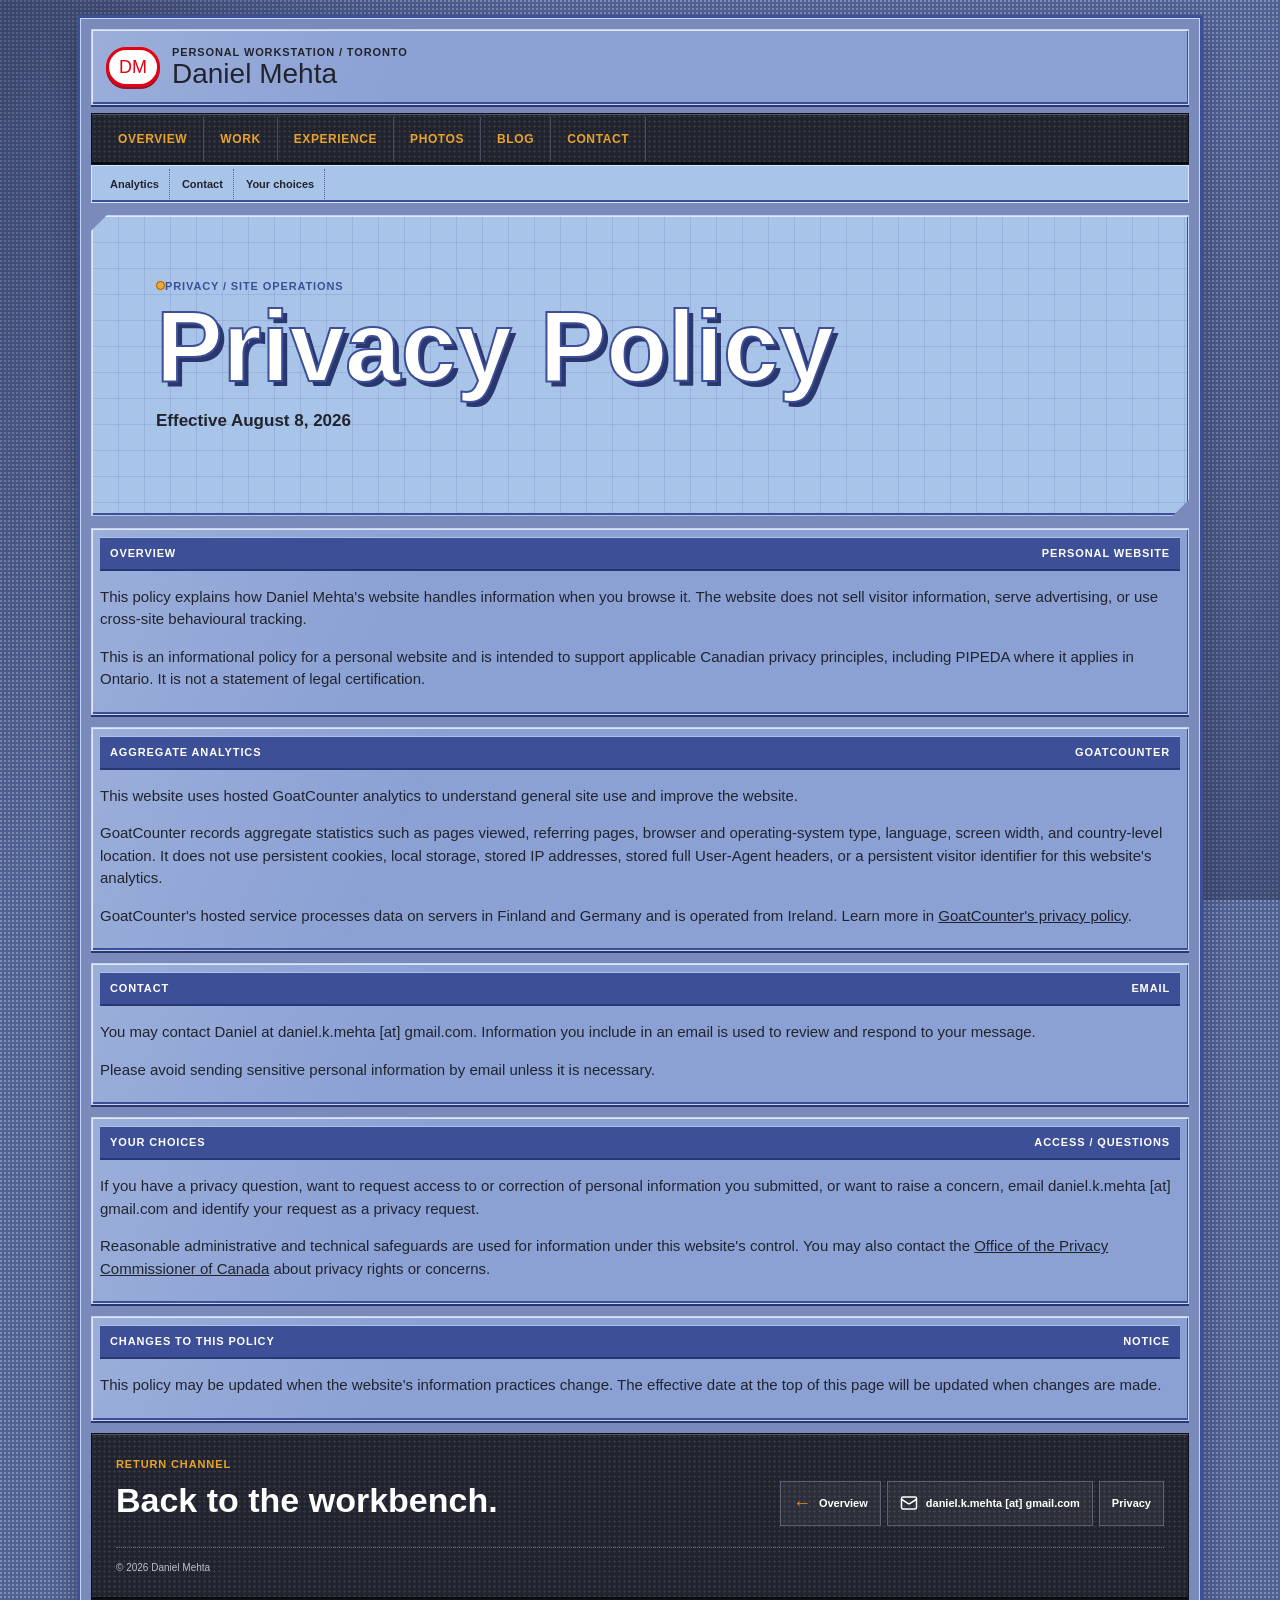
<file: privacy.html>
<!doctype html>
<html lang="en">
  <head>
    <meta charset="utf-8">
    <meta name="viewport" content="width=device-width, initial-scale=1">
    <title>Privacy Policy | Daniel Mehta</title>
    <meta name="description" content="How Daniel Mehta's website handles contact-form submissions and privacy-friendly, aggregate website analytics.">
    <link rel="canonical" href="https://danielmehta.com/privacy.html">
    <meta property="og:title" content="Privacy Policy | Daniel Mehta">
    <meta property="og:description" content="How this website handles contact-form submissions and aggregate analytics.">
    <meta property="og:type" content="website">
    <meta property="og:url" content="https://danielmehta.com/privacy.html">
    <meta name="twitter:card" content="summary">
    <meta name="theme-color" content="#3d4f97">
    <link rel="icon" href="assets/favicon.png" type="image/png">
    <link rel="stylesheet" href="assets/site.css">
    <script src="assets/site.js" defer></script>
  </head>
  <body data-page="privacy">
    <a class="skip-link" href="#main">Skip to content</a>
    <div class="site-shell">
      <header class="masthead">
        <div class="identity plate">
          <a class="nameplate" href="index.html" aria-label="Daniel Mehta, home">DM</a>
          <div>
            <p class="micro-label">PERSONAL WORKSTATION / TORONTO</p>
            <p class="masthead-name">Daniel Mehta</p>
          </div>
        </div>
        <button class="menu-toggle" type="button" aria-expanded="false" aria-controls="primary-nav"><span>MENU</span><span aria-hidden="true">+</span></button>
        <nav id="primary-nav" class="primary-nav carbon" aria-label="Primary navigation">
          <a href="index.html">Overview</a>
          <a href="index.html#work">Work</a>
          <a href="index.html#experience">Experience</a>
          <a href="photos.html">Photos</a>
          <a href="blog.html">Blog</a>
          <a href="index.html#contact">Contact</a>
        </nav>
        <nav class="secondary-nav" aria-label="Privacy policy sections">
          <a href="#analytics">Analytics</a>
          <a href="#contact">Contact</a>
          <a href="#your-choices">Your choices</a>
        </nav>
      </header>

      <main id="main">
        <section class="blog-hero plate chamfer">
          <p class="eyebrow"><span class="status-light"></span>PRIVACY / SITE OPERATIONS</p>
          <h1>Privacy Policy</h1>
          <p>Effective August 8, 2026</p>
        </section>

        <section class="module plate" aria-labelledby="privacy-overview">
          <div class="section-bar"><span id="privacy-overview">OVERVIEW</span><span>PERSONAL WEBSITE</span></div>
          <p>This policy explains how Daniel Mehta's website handles information when you browse it. The website does not sell visitor information, serve advertising, or use cross-site behavioural tracking.</p>
          <p>This is an informational policy for a personal website and is intended to support applicable Canadian privacy principles, including PIPEDA where it applies in Ontario. It is not a statement of legal certification.</p>
        </section>

        <section id="analytics" class="module plate" aria-labelledby="analytics-title">
          <div class="section-bar"><span id="analytics-title">AGGREGATE ANALYTICS</span><span>GOATCOUNTER</span></div>
          <p>This website uses hosted GoatCounter analytics to understand general site use and improve the website.</p>
          <p>GoatCounter records aggregate statistics such as pages viewed, referring pages, browser and operating-system type, language, screen width, and country-level location. It does not use persistent cookies, local storage, stored IP addresses, stored full User-Agent headers, or a persistent visitor identifier for this website's analytics.</p>
          <p>GoatCounter's hosted service processes data on servers in Finland and Germany and is operated from Ireland. Learn more in <a href="https://www.goatcounter.com/help/privacy" target="_blank" rel="noopener">GoatCounter's privacy policy</a>.</p>
        </section>

        <section id="contact" class="module plate" aria-labelledby="contact-title">
          <div class="section-bar"><span id="contact-title">CONTACT</span><span>EMAIL</span></div>
          <p>You may contact Daniel at daniel.k.mehta [at] gmail.com. Information you include in an email is used to review and respond to your message.</p>
          <p>Please avoid sending sensitive personal information by email unless it is necessary.</p>
        </section>

        <section id="your-choices" class="module plate" aria-labelledby="choices-title">
          <div class="section-bar"><span id="choices-title">YOUR CHOICES</span><span>ACCESS / QUESTIONS</span></div>
          <p>If you have a privacy question, want to request access to or correction of personal information you submitted, or want to raise a concern, email daniel.k.mehta [at] gmail.com and identify your request as a privacy request.</p>
          <p>Reasonable administrative and technical safeguards are used for information under this website's control. You may also contact the <a href="https://www.priv.gc.ca/en/" target="_blank" rel="noopener">Office of the Privacy Commissioner of Canada</a> about privacy rights or concerns.</p>
        </section>

        <section class="module plate" aria-labelledby="changes-title">
          <div class="section-bar"><span id="changes-title">CHANGES TO THIS POLICY</span><span>NOTICE</span></div>
          <p>This policy may be updated when the website's information practices change. The effective date at the top of this page will be updated when changes are made.</p>
        </section>
      </main>

      <footer class="footer carbon">
        <div><p class="micro-label">RETURN CHANNEL</p><h2>Back to the workbench.</h2></div>
        <div class="social-links">
          <a href="index.html"><span class="text-icon" aria-hidden="true">←</span>Overview</a>
          <span class="contact-email"><img src="assets/icons/mail.svg" alt="">daniel.k.mehta [at] gmail.com</span>
          <a href="privacy.html" aria-current="page">Privacy</a>
        </div>
        <p class="footer-note">© <span data-current-year>2026</span> Daniel Mehta</p>
      </footer>
    </div>
  </body>
</html>
</file>
<file: assets/site.css>
:root {
  --red: #e60012;
  --signal: #f68d1f;
  --amber: #ecab37;
  --nav-gold: #e9a22b;
  --canvas: #7a8aba;
  --canvas-soft: #a9c4e9;
  --lavender: #aeb6e6;
  --periwinkle: #8ba1d4;
  --chrome: #3d4f97;
  --muted-indigo: #60619c;
  --platinum: #dedede;
  --white: #fff;
  --carbon: #21242e;
  --ink: #21242e;
  --ink-soft: #3d4f97;
  --max: 1120px;
  --bevel: inset 1px 1px 0 rgba(255, 255, 255, .72), inset -1px -2px 0 #3d4f97, 0 2px 0 #2a376f;
}

* { box-sizing: border-box; }
html { scroll-behavior: smooth; }
body {
  margin: 0;
  color: var(--ink);
  background:
    radial-gradient(circle at 1px 1px, rgba(255,255,255,.28) 1px, transparent 1px) 0 0 / 4px 4px,
    #516295;
  font-family: Arial, Helvetica, sans-serif;
  font-size: 15px;
  line-height: 1.5;
}
body::before {
  content: "";
  position: fixed;
  inset: 0;
  z-index: -1;
  background: linear-gradient(120deg, rgba(30,35,62,.45), transparent 30%, transparent 70%, rgba(30,35,62,.38));
}
a { color: inherit; }
img { max-width: 100%; }
button, a { -webkit-tap-highlight-color: transparent; }
button, input { font: inherit; }
:focus-visible { outline: 3px solid var(--signal); outline-offset: 3px; }
.skip-link {
  position: fixed;
  top: 8px;
  left: 8px;
  z-index: 100;
  padding: 10px 14px;
  color: white;
  background: var(--carbon);
  transform: translateY(-160%);
}
.skip-link:focus { transform: none; }
.site-shell {
  width: min(calc(100% - 24px), var(--max));
  margin: 18px auto;
  padding: 10px;
  background: var(--canvas);
  border: 1px solid #c5d7ff;
  box-shadow: 0 0 0 3px var(--chrome), 0 12px 30px rgba(14,18,37,.42);
}
.plate {
  background:
    linear-gradient(115deg, rgba(255,255,255,.14), transparent 30%),
    var(--periwinkle);
  border: 1px solid #c0d3f4;
  box-shadow: var(--bevel);
}
.chamfer {
  clip-path: polygon(16px 0, 100% 0, 100% calc(100% - 16px), calc(100% - 16px) 100%, 0 100%, 0 16px);
}
.carbon {
  color: white;
  background-color: var(--carbon);
  background-image: radial-gradient(circle, rgba(255,255,255,.09) 1px, transparent 1.2px);
  background-size: 5px 5px;
  border: 1px solid #10131b;
  box-shadow: inset 0 1px 0 #4f566b, inset 0 -2px 0 #090b10;
}
.micro-label,
.eyebrow,
.panel-title,
.project-type,
.timeline-date,
.section-bar,
.date-chip {
  margin: 0;
  font-size: 11px;
  font-weight: 700;
  line-height: 1.2;
  letter-spacing: .08em;
  text-transform: uppercase;
}
.masthead { position: relative; }
.identity {
  min-height: 76px;
  padding: 10px 14px;
  display: flex;
  align-items: center;
  gap: 12px;
}
.nameplate {
  width: 54px;
  height: 40px;
  display: grid;
  place-items: center;
  flex: none;
  border: 3px solid var(--red);
  border-radius: 999px;
  background: white;
  color: var(--red);
  font-family: "Arial Black", Arial, sans-serif;
  font-size: 18px;
  text-decoration: none;
  box-shadow: 0 2px 0 #8c1730;
}
.masthead-name {
  margin: 1px 0 0;
  font-family: "Arial Black", Arial, sans-serif;
  font-size: clamp(20px, 3vw, 28px);
  line-height: 1;
}
.system-status {
  margin-left: auto;
  padding: 8px 10px;
  display: flex;
  gap: 7px;
  align-items: center;
  font-size: 10px;
  font-weight: 700;
  letter-spacing: .08em;
  background: rgba(255,255,255,.32);
  border: 1px solid var(--chrome);
}
.status-light {
  width: 9px;
  height: 9px;
  display: inline-block;
  flex: none;
  border-radius: 50%;
  background: var(--amber);
  border: 1px solid #a45800;
  box-shadow: 0 0 0 2px rgba(236,171,55,.18);
}
.primary-nav {
  min-height: 48px;
  margin-top: 8px;
  padding: 3px 10px;
  display: flex;
  align-items: stretch;
}
.primary-nav a {
  min-height: 44px;
  padding: 0 16px;
  display: flex;
  align-items: center;
  color: var(--nav-gold);
  font-size: 12px;
  font-weight: 700;
  letter-spacing: .05em;
  text-decoration: none;
  text-transform: uppercase;
  border-right: 1px solid #484d60;
}
.primary-nav a:hover,
.primary-nav a.active { color: white; background: rgba(255,255,255,.08); }
.primary-nav a.active::before { content: ""; width: 7px; height: 7px; margin-right: 8px; background: var(--signal); }
.secondary-nav {
  min-height: 36px;
  padding: 3px 8px;
  display: flex;
  align-items: center;
  gap: 2px;
  background: var(--canvas-soft);
  border: 1px solid #d7e7ff;
  box-shadow: inset 0 -2px 0 var(--chrome);
}
.secondary-nav a {
  min-height: 30px;
  padding: 6px 10px;
  display: flex;
  align-items: center;
  color: var(--ink);
  font-size: 11px;
  font-weight: 700;
  text-decoration: none;
  border-right: 1px dotted var(--muted-indigo);
}
.secondary-nav a:hover { background: rgba(255,255,255,.35); }
.menu-toggle { display: none; }
main { display: grid; grid-template-columns: minmax(0, 1fr); gap: 12px; margin-top: 12px; }
main > *, .content-grid > *, .photo-map-layout > *, .world-layout > * { min-width: 0; }
.hero {
  min-height: 410px;
  padding: clamp(24px, 5vw, 54px);
  display: grid;
  grid-template-columns: minmax(0, 1.55fr) minmax(260px, .65fr);
  align-items: center;
  gap: 28px;
  background:
    linear-gradient(90deg, rgba(40,69,130,.1) 1px, transparent 1px) 0 0 / 38px 38px,
    linear-gradient(rgba(40,69,130,.1) 1px, transparent 1px) 0 0 / 38px 38px,
    linear-gradient(135deg, #b7c9eb, var(--lavender));
}
.hero .eyebrow, .photo-hero .eyebrow { color: var(--chrome); }
.hero h1 {
  max-width: 760px;
  margin: 12px 0 16px;
  color: white;
  font-family: "Arial Black", Arial, sans-serif;
  font-size: clamp(38px, 6.2vw, 72px);
  line-height: .98;
  letter-spacing: -.045em;
  -webkit-text-stroke: 2px var(--chrome);
  text-shadow: 4px 4px 0 #2a376f;
}
.hero-lede { max-width: 670px; margin: 0; font-size: clamp(15px, 2vw, 18px); font-weight: 700; }
.action-row { margin-top: 26px; display: flex; flex-wrap: wrap; gap: 10px; }
.button {
  min-height: 44px;
  padding: 10px 14px;
  display: inline-flex;
  align-items: center;
  justify-content: center;
  gap: 10px;
  border: 1px solid #70400d;
  color: var(--ink);
  font-size: 11px;
  font-weight: 700;
  letter-spacing: .05em;
  text-decoration: none;
  text-transform: uppercase;
  box-shadow: inset 1px 1px 0 rgba(255,255,255,.7), 0 3px 0 #96550e;
  cursor: pointer;
}
.button:active { transform: translateY(2px); box-shadow: inset 1px 1px 0 rgba(0,0,0,.2), 0 1px 0 #96550e; }
.signal { color: white; background: var(--signal); }
.utility { background: var(--amber); }
.action-row .contact-email { letter-spacing: 0; text-transform: none; cursor: default; }
.action-row .contact-email img { width: 16px; height: 16px; }
.hero-console {
  padding: 15px;
  box-shadow: inset 0 1px 0 #4f566b, inset 0 -2px 0 #090b10, 4px 4px 0 #10131b;
}
.profile-readout { margin: 12px 0 0; }
.profile-readout div { padding: 10px 2px; border-top: 1px dotted #747b91; }
.profile-readout dt { color: var(--nav-gold); font-size: 10px; font-weight: 700; letter-spacing: .08em; }
.profile-readout dd { margin: 3px 0 0; font-size: 13px; }
.content-grid { display: grid; grid-template-columns: minmax(0, 2fr) minmax(280px, .8fr); gap: 12px; align-items: start; }
.content-main, .content-rail { display: grid; gap: 12px; }
.module, .rail-module { padding: 8px; }
.section-bar {
  min-height: 34px;
  margin-bottom: 8px;
  padding: 8px 10px;
  display: flex;
  align-items: center;
  justify-content: space-between;
  gap: 12px;
  color: white;
  background: var(--chrome);
  border-top: 1px solid #aebfea;
  border-bottom: 2px solid #273773;
}
.project-list { display: grid; gap: 7px; }
.project-card {
  display: grid;
  grid-template-columns: 46px minmax(0, 1fr);
  background: var(--platinum);
  border: 1px solid #6a73a1;
  box-shadow: inset 1px 1px 0 white;
}
.project-index {
  padding: 16px 8px;
  display: flex;
  justify-content: center;
  color: var(--nav-gold);
  background: var(--carbon);
  font-size: 12px;
  font-weight: 700;
}
.project-body { padding: 14px; }
.project-heading { display: flex; justify-content: space-between; gap: 12px; }
.project-heading h2, .timeline h2, .skill-bank h2, .education-list h2, .small-panel h2 {
  margin: 3px 0 0;
  font-size: 17px;
  line-height: 1.25;
}
.project-type { color: var(--chrome); }
.project-year { font-size: 11px; font-weight: 700; }
.project-body > p { margin: 9px 0; }
.outcomes { margin: 9px 0; padding-left: 18px; }
.tags { display: flex; flex-wrap: wrap; gap: 5px; margin: 12px 0; }
.tags span, .date-chip {
  padding: 4px 6px;
  color: var(--ink);
  background: var(--canvas-soft);
  border: 1px solid #7887b8;
}
.forward-link { min-height: 34px; display: inline-flex; align-items: center; gap: 6px; color: var(--chrome); font-size: 12px; font-weight: 700; }
.forward-link span { color: var(--signal); }
.timeline { background: var(--platinum); border: 1px solid #6a73a1; }
.timeline article { padding: 14px; display: grid; grid-template-columns: 128px 1fr; gap: 14px; border-bottom: 1px dotted var(--muted-indigo); }
.timeline article:last-child { border-bottom: 0; }
.timeline-date { padding-top: 4px; color: var(--chrome); }
.timeline p { margin: 5px 0 0; }
.timeline .org { color: var(--chrome); font-weight: 700; }
.skill-bank, .education-list { display: grid; gap: 6px; }
.skill-bank > div, .education-list article, .small-panel {
  padding: 12px;
  background: var(--platinum);
  border: 1px solid #6a73a1;
  box-shadow: inset 1px 1px 0 white;
}
.skill-bank h2 { color: var(--chrome); text-transform: uppercase; font-size: 12px; letter-spacing: .04em; }
.skill-bank p, .education-list p, .small-panel p { margin: 5px 0 0; font-size: 13px; }
.date-chip { display: inline-block; margin-bottom: 5px; font-size: 9px; }
.archive { display: grid; gap: 5px; }
.archive .section-bar { margin-bottom: 3px; }
.archive a { min-height: 44px; padding: 8px 10px; display: flex; align-items: center; justify-content: space-between; background: white; color: var(--chrome); font-size: 12px; font-weight: 700; text-decoration: none; border: 1px solid #6a73a1; }
.archive a span:last-child { color: var(--signal); }
.world-layout { padding: clamp(12px, 3vw, 28px); display: grid; grid-template-columns: .7fr 1.3fr; align-items: center; gap: 24px; background: var(--platinum); border: 1px solid #6a73a1; }
.world-layout h2 { margin: 6px 0 8px; font-family: "Arial Black", Arial, sans-serif; font-size: clamp(25px, 4vw, 40px); line-height: 1.05; color: var(--chrome); }
.world-layout p { max-width: 430px; }
.map-status { min-height: 24px; color: var(--chrome); font-weight: 700; }
.map-canvas { width: 100%; height: 360px; overflow: hidden; background: #c4d4eb; border: 1px solid var(--chrome); box-shadow: inset 2px 2px 0 #fff, inset -2px -2px 0 #596b9f; }
.map-canvas.large { height: 480px; }
.jvm-tooltip { background: var(--carbon); border: 1px solid var(--amber); border-radius: 0; font-family: Arial, sans-serif; font-size: 11px; }
.jvm-zoom-btn { width: 34px; height: 34px; padding: 6px; display: grid; place-items: center; border-radius: 0; background: var(--carbon); color: white; line-height: 1; }
.footer { margin-top: 12px; padding: 24px; display: grid; grid-template-columns: 1fr auto; gap: 16px 24px; align-items: end; }
.footer h2 { margin: 4px 0 0; font-family: "Arial Black", Arial, sans-serif; font-size: clamp(22px, 3.5vw, 34px); }
.footer .micro-label { color: var(--nav-gold); }
.social-links { display: flex; flex-wrap: wrap; gap: 6px; justify-content: flex-end; }
.social-links a, .social-links .contact-email { min-height: 44px; padding: 8px 12px; display: flex; align-items: center; gap: 8px; color: white; font-size: 11px; font-weight: 700; text-decoration: none; border: 1px solid #5b6072; background: rgba(255,255,255,.05); }
.social-links img { width: 18px; height: 18px; filter: invert(1); }
.text-icon { color: var(--signal); font-size: 18px; }
.footer-note { grid-column: 1 / -1; margin: 5px 0 0; padding-top: 12px; color: #b9bfd0; font-size: 10px; border-top: 1px dotted #6c7283; }

.photo-hero {
  min-height: 330px;
  padding: clamp(28px, 6vw, 64px);
  background:
    linear-gradient(90deg, rgba(61,79,151,.14) 1px, transparent 1px) 0 0 / 26px 26px,
    linear-gradient(rgba(61,79,151,.14) 1px, transparent 1px) 0 0 / 26px 26px,
    var(--canvas-soft);
}
.photo-hero h1 { margin: 8px 0; color: white; font-family: "Arial Black", Arial, sans-serif; font-size: clamp(56px, 11vw, 112px); line-height: .9; -webkit-text-stroke: 2px var(--chrome); text-shadow: 5px 5px 0 #2a376f; }
.photo-hero > p:not(.eyebrow) { max-width: 650px; font-size: 17px; font-weight: 700; }
.photo-stats { margin-top: 26px; display: flex; flex-wrap: wrap; gap: 7px; }
.photo-stats span { padding: 8px 12px; background: rgba(255,255,255,.55); border: 1px solid var(--chrome); font-size: 11px; font-weight: 700; text-transform: uppercase; }
.photo-stats strong { color: var(--chrome); font-size: 17px; margin-right: 4px; }
.photo-map-layout { display: grid; grid-template-columns: minmax(0, 1fr) 220px; gap: 8px; }
.selection-panel { padding: 16px; }
.selection-name { margin: 18px 0 5px; color: var(--nav-gold); font-family: "Arial Black", Arial, sans-serif; font-size: 26px; line-height: 1.05; }
.selection-panel .button { width: 100%; margin-top: 18px; }
.filter-row { padding: 8px; display: flex; gap: 6px; overflow-x: auto; background: var(--canvas-soft); border: 1px solid #6a73a1; }
.filter-chip { min-height: 44px; padding: 7px 11px; flex: none; color: var(--ink); background: white; border: 1px solid var(--chrome); font-size: 11px; font-weight: 700; cursor: pointer; }
.filter-chip.active { color: white; background: var(--carbon); box-shadow: inset 4px 0 0 var(--signal); }
.filter-chip span { margin-left: 4px; opacity: .72; }
.photo-grid { display: grid; grid-template-columns: repeat(3, minmax(0, 1fr)); gap: 8px; margin-top: 8px; }
.photo-card { margin: 0; background: var(--platinum); border: 1px solid var(--chrome); }
.photo-card img { width: 100%; aspect-ratio: 4 / 3; display: block; object-fit: cover; background: var(--canvas-soft); }
.photo-open { display: block; width: 100%; padding: 0; border: 0; background: none; cursor: zoom-in; }
.photo-open:focus-visible { outline: 3px solid var(--signal); outline-offset: -3px; }
.photo-viewer { width: min(1000px, calc(100% - 24px)); max-width: none; max-height: calc(100% - 24px); padding: 0; color: var(--ink); background: var(--platinum); border: 2px solid var(--chrome); box-shadow: 7px 7px 0 #151a2d; }
.photo-viewer::backdrop { background: rgba(14,18,37,.75); }
.photo-viewer-head { padding: 12px 14px; display: flex; align-items: center; justify-content: space-between; gap: 14px; color: var(--nav-gold); background: var(--carbon); }
.photo-viewer-head p { margin: 0; font-size: 10px; font-weight: 700; letter-spacing: .08em; }
.photo-viewer figure { margin: 0; padding: 12px; }
.photo-viewer img { display: block; width: 100%; max-height: calc(100vh - 160px); object-fit: contain; }
.photo-viewer figcaption { padding: 10px 0 0; font-size: 13px; }
.photo-card figcaption { padding: 10px; }
.photo-card h2 { margin: 0; font-size: 14px; }
.photo-card p { margin: 4px 0 0; font-size: 12px; }
.photo-error { aspect-ratio: 4 / 3; padding: 20px; display: grid; place-items: center; text-align: center; background: var(--canvas-soft); color: var(--chrome); font-size: 11px; font-weight: 700; }
.empty-state { padding: clamp(28px, 6vw, 60px); text-align: center; background: var(--platinum); border: 1px solid #6a73a1; }
.empty-state h2 { margin: 8px 0; font-family: "Arial Black", Arial, sans-serif; color: var(--chrome); font-size: clamp(26px, 4vw, 42px); }
.empty-state > p { max-width: 550px; margin-left: auto; margin-right: auto; }
.empty-slots { max-width: 440px; margin: 0 auto 22px; display: grid; grid-template-columns: repeat(3, 1fr); gap: 7px; }
.empty-slots span { aspect-ratio: 4 / 3; background: linear-gradient(135deg, #a8b9db, #d5dfef); border: 1px solid var(--chrome); box-shadow: inset 1px 1px 0 white; }
.empty-slots span:nth-child(2) { transform: translateY(-8px); }
.index-intro { margin: 10px; }
.country-grid { display: grid; grid-template-columns: repeat(4, minmax(0, 1fr)); gap: 6px; }
.country-button { min-height: 46px; padding: 8px 10px; display: flex; align-items: center; justify-content: space-between; gap: 8px; text-align: left; background: var(--platinum); border: 1px solid #6a73a1; color: var(--ink); font-size: 11px; font-weight: 700; cursor: pointer; }
.country-button:hover, .country-button.active { color: white; background: var(--chrome); }
.country-button.is-empty { opacity: .4; }
.country-button.is-empty:hover { opacity: .72; }
.country-button.is-empty.active { opacity: 1; }
.country-button span { color: var(--chrome); padding: 2px 5px; background: var(--canvas-soft); border: 1px solid #6a73a1; }
.country-button.active span { color: var(--ink); }

.blog-hero {
  min-height: 300px;
  padding: clamp(28px, 6vw, 64px);
  background:
    linear-gradient(90deg, rgba(61,79,151,.14) 1px, transparent 1px) 0 0 / 26px 26px,
    linear-gradient(rgba(61,79,151,.14) 1px, transparent 1px) 0 0 / 26px 26px,
    var(--canvas-soft);
}
.blog-hero .eyebrow { color: var(--chrome); }
.blog-hero h1 { margin: 8px 0; color: white; font-family: "Arial Black", Arial, sans-serif; font-size: clamp(52px, 10vw, 100px); line-height: .9; -webkit-text-stroke: 2px var(--chrome); text-shadow: 5px 5px 0 #2a376f; }
.blog-hero > p:not(.eyebrow) { max-width: 660px; font-size: 17px; font-weight: 700; }
.blog-toolbar { padding: 8px; display: flex; align-items: center; justify-content: space-between; gap: 12px; background: var(--canvas-soft); border: 1px solid #6a73a1; }
.blog-toolbar label { font-size: 11px; font-weight: 700; letter-spacing: .05em; text-transform: uppercase; }
.blog-toolbar select { min-height: 36px; padding: 6px 28px 6px 9px; color: var(--ink); background: white; border: 1px solid var(--chrome); border-radius: 0; font-size: 11px; font-weight: 700; cursor: pointer; }
.blog-grid { display: grid; grid-template-columns: repeat(3, minmax(0, 1fr)); gap: 8px; margin-top: 8px; }
.blog-card { min-height: 250px; padding: 0; display: flex; flex-direction: column; text-align: left; color: var(--ink); background: var(--platinum); border: 1px solid #6a73a1; box-shadow: inset 1px 1px 0 white; cursor: pointer; }
.blog-card:hover { border-color: var(--chrome); box-shadow: inset 4px 0 0 var(--signal), inset 1px 1px 0 white; }
.blog-card-top { min-height: 38px; padding: 10px; display: flex; align-items: center; justify-content: space-between; gap: 8px; color: white; background: var(--chrome); font-size: 10px; font-weight: 700; letter-spacing: .08em; text-transform: uppercase; }
.blog-card-index { color: var(--nav-gold); }
.blog-card-body { padding: 16px 14px 12px; display: flex; flex: 1; flex-direction: column; }
.blog-card h2 { margin: 0; color: var(--chrome); font-family: "Arial Black", Arial, sans-serif; font-size: 20px; line-height: 1.08; }
.blog-card p { margin: 10px 0 14px; font-size: 13px; }
.blog-card-open { margin-top: auto; color: var(--chrome); font-size: 11px; font-weight: 700; letter-spacing: .05em; text-transform: uppercase; }
.blog-card-open span { color: var(--signal); font-size: 16px; vertical-align: -1px; }
.blog-empty .empty-slots span { aspect-ratio: 1; }
.blog-empty code { padding: 2px 4px; background: white; border: 1px solid #a5afcd; }
.blog-overlay { position: fixed; inset: 0; z-index: 90; padding: clamp(8px, 3vw, 32px); display: grid; place-items: center; background: rgba(14,18,37,.75); }
.blog-reader { width: min(900px, calc(100% - 16px)); height: min(780px, calc(100% - 16px)); min-width: min(300px, calc(100% - 16px)); min-height: 240px; position: absolute; inset: 0; margin: auto; display: grid; grid-template-rows: auto minmax(0, 1fr); color: var(--ink); background: var(--platinum); border: 2px solid var(--chrome); box-shadow: 7px 7px 0 #151a2d; }
.blog-reader-head { padding: 12px 14px; display: flex; align-items: center; justify-content: space-between; gap: 14px; color: white; background: var(--carbon); cursor: grab; touch-action: none; user-select: none; }
.blog-reader-head:active { cursor: grabbing; }
.blog-reader-head p { margin: 0; color: var(--nav-gold); font-size: 10px; font-weight: 700; letter-spacing: .08em; text-transform: uppercase; }
.blog-close { min-width: 38px; min-height: 38px; color: white; background: transparent; border: 1px solid #687087; font-size: 22px; line-height: 1; cursor: pointer; }
.blog-reader-scroll { overflow: auto; padding: clamp(20px, 5vw, 54px); }
.blog-reader-scroll h1 { margin: 0; color: var(--chrome); font-family: "Arial Black", Arial, sans-serif; font-size: clamp(30px, 5vw, 54px); line-height: 1.02; }
.blog-reader-date { margin: 11px 0 28px; color: var(--chrome); font-size: 11px; font-weight: 700; letter-spacing: .08em; text-transform: uppercase; }
.blog-content { max-width: 700px; }
.blog-content > :first-child { margin-top: 0; }
.blog-content h1, .blog-content h2, .blog-content h3, .blog-content h4, .blog-content h5, .blog-content h6 { margin: 1.5em 0 .45em; color: var(--chrome); line-height: 1.15; }
.blog-content h2 { font-size: 1.55em; }
.blog-content h3 { font-size: 1.22em; }
.blog-content p, .blog-content ul, .blog-content ol { margin: 0 0 1em; }
.blog-content li + li { margin-top: .3em; }
.blog-content blockquote { margin: 1.2em 0; padding: 10px 14px; color: #303c6c; background: var(--canvas-soft); border-left: 5px solid var(--signal); font-weight: 700; }
.blog-content blockquote > :last-child { margin-bottom: 0; }
.blog-content code { padding: 2px 4px; background: white; border: 1px solid #a5afcd; font-family: "SFMono-Regular", Consolas, monospace; font-size: .9em; }
.blog-content pre { margin: 1.2em 0; padding: 14px; overflow: auto; color: #f2f4ff; background: var(--carbon); border: 1px solid #10131b; }
.blog-content pre code { padding: 0; color: inherit; background: none; border: 0; }
.blog-content hr { margin: 2em 0; border: 0; border-top: 2px dotted var(--muted-indigo); }
.blog-content img { display: block; margin: 1.2em auto; border: 1px solid var(--chrome); }
.blog-content a { color: var(--chrome); font-weight: 700; }
.blog-resize-handle { width: 18px; height: 18px; position: absolute; right: 0; bottom: 0; cursor: nwse-resize; touch-action: none; background: linear-gradient(135deg, transparent 0 35%, var(--signal) 36% 48%, transparent 49% 58%, var(--signal) 59% 71%, transparent 72%); }
body.blog-overlay-open { overflow: hidden; }
[hidden] { display: none !important; }

@media (max-width: 840px) {
  .site-shell { width: min(calc(100% - 12px), var(--max)); margin: 8px auto; }
  .hero { grid-template-columns: 1fr; min-height: 0; }
  .hero-console { max-width: 520px; }
  .content-grid { grid-template-columns: 1fr; }
  .content-rail { grid-template-columns: repeat(2, minmax(0, 1fr)); }
  .world-layout { grid-template-columns: 1fr; }
  .photo-map-layout { grid-template-columns: 1fr; }
  .selection-panel { display: grid; grid-template-columns: 1fr auto; align-items: center; gap: 4px 14px; }
  .selection-panel .panel-title { grid-column: 1 / -1; }
  .selection-panel .selection-name { margin: 8px 0 0; }
  .selection-panel p { margin: 0; }
  .selection-panel .button { width: auto; margin: 0; grid-column: 2; grid-row: 2 / 4; }
  .country-grid { grid-template-columns: repeat(3, minmax(0, 1fr)); }
  .blog-grid { grid-template-columns: repeat(2, minmax(0, 1fr)); }
}

@media (max-width: 620px) {
  body { font-size: 14px; }
  .site-shell { padding: 7px; }
  .identity { min-height: 64px; padding: 8px; }
  .identity .micro-label { display: none; }
  .nameplate { width: 48px; height: 36px; }
  .system-status { font-size: 0; padding: 8px; }
  .menu-toggle { min-height: 46px; width: 100%; margin-top: 7px; padding: 8px 12px; display: flex; align-items: center; justify-content: space-between; color: var(--nav-gold); background: var(--carbon); border: 1px solid #0d0f15; font-size: 12px; font-weight: 700; letter-spacing: .05em; cursor: pointer; }
  .primary-nav { display: none; margin-top: 0; padding: 4px; flex-direction: column; }
  .primary-nav.open { display: flex; }
  .primary-nav a { border-right: 0; border-bottom: 1px dotted #5f6474; }
  .secondary-nav { overflow-x: auto; }
  .secondary-nav a { flex: none; }
  .hero { padding: 30px 18px; gap: 20px; }
  .hero h1 { font-size: clamp(38px, 13vw, 58px); -webkit-text-stroke-width: 1.5px; text-shadow: 3px 3px 0 #2a376f; }
  .action-row .button { width: 100%; }
  .project-card { grid-template-columns: 32px minmax(0, 1fr); }
  .project-index { padding: 14px 4px; }
  .project-heading { display: block; }
  .project-year { display: block; margin-top: 4px; }
  .timeline article { grid-template-columns: 1fr; gap: 4px; }
  .content-rail { grid-template-columns: 1fr; }
  .world-layout { padding: 12px; }
  .map-canvas, .map-canvas.large { height: 300px; }
  .footer { grid-template-columns: 1fr; padding: 18px; }
  .social-links { justify-content: flex-start; }
  .photo-hero { min-height: 280px; }
  .photo-hero h1 { font-size: clamp(54px, 20vw, 82px); -webkit-text-stroke-width: 1.5px; text-shadow: 3px 3px 0 #2a376f; }
  .photo-grid { grid-template-columns: 1fr; }
  .blog-hero { min-height: 270px; }
  .blog-hero h1 { font-size: clamp(48px, 18vw, 76px); -webkit-text-stroke-width: 1.5px; text-shadow: 3px 3px 0 #2a376f; }
  .blog-grid { grid-template-columns: 1fr; }
  .blog-toolbar { align-items: flex-start; flex-direction: column; }
  .blog-toolbar select { width: 100%; }
  .blog-overlay { padding: 7px; }
  .blog-reader { min-width: 0; min-height: 0; }
  .blog-reader-scroll { padding: 22px 18px; }
  .country-grid { grid-template-columns: repeat(2, minmax(0, 1fr)); }
  .selection-panel { display: block; }
  .selection-panel .button { margin-top: 14px; width: 100%; }
}

@media (max-width: 400px) {
  .country-grid { grid-template-columns: 1fr; }
}

@media (prefers-reduced-motion: reduce) {
  html { scroll-behavior: auto; }
  *, *::before, *::after { animation-duration: .01ms !important; animation-iteration-count: 1 !important; transition-duration: .01ms !important; }
}
</file>
<file: assets/vendor/jsvectormap.min.css>
:root{--jvm-border-color: #E5E6E7;--jvm-box-shadow: 0 1px 2px 0 rgba(0, 0, 0, 0.05);--jvm-tooltip-font-size: 0.9rem;--jvm-tooltip-bg-color: #337FFA;--jvm-tooltip-color: #FFF;--jvm-tooltip-padding: 3px 5px;--jvm-tooltip-shadow: var(--jvm-box-shadow);--jvm-tooltip-radius: 3px;--jvm-zoom-btn-bg-color: #292929;--jvm-zoom-btn-color: #FFF;--jvm-zoom-btn-size: 15px;--jvm-zoom-btn-radius: 3px;--jvm-series-container-right: 15px;--jvm-legend-bg-color: #FFF;--jvm-legend-radius: 0.15rem;--jvm-legend-margin-left: 0.75rem;--jvm-legend-padding: 0.6rem;--jvm-legend-title-padding-bottom: 0.5rem;--jvm-legend-title-margin-bottom: 0.575rem;--jvm-legend-tick-margin-top: 0.575rem;--jvm-legend-tick-sample-radius: 0;--jvm-legend-tick-sample-height: 12px;--jvm-legend-tick-sample-width: 30px;--jvm-legend-tick-text-font-size: 12px;--jvm-legend-tick-text-margin-top: 3px}image,text,.jvm-zoom-btn{-webkit-user-select:none;-moz-user-select:none;-ms-user-select:none;user-select:none}.jvm-container{position:relative;height:100%;width:100%}.jvm-tooltip{border-radius:var(--jvm-tooltip-radius);background-color:var(--jvm-tooltip-bg-color);color:var(--jvm-tooltip-color);font-size:var(--jvm-tooltip-font-size);box-shadow:var(--jvm-tooltip-shadow);padding:var(--jvm-tooltip-padding);white-space:nowrap;position:absolute;display:none}.jvm-tooltip.active{display:block}.jvm-zoom-btn{background-color:var(--jvm-zoom-btn-bg-color);color:var(--jvm-zoom-btn-color);border-radius:var(--jvm-zoom-btn-radius);height:var(--jvm-zoom-btn-size);width:var(--jvm-zoom-btn-size);box-sizing:border-box;position:absolute;left:10px;line-height:var(--jvm-zoom-btn-size);text-align:center;cursor:pointer}.jvm-zoom-btn.jvm-zoomin{top:var(--jvm-zoom-btn-size)}.jvm-zoom-btn.jvm-zoomout{top:calc(var(--jvm-zoom-btn-size)*2 + var(--jvm-zoom-btn-size)/3)}.jvm-series-container{position:absolute;right:var(--jvm-series-container-right)}.jvm-series-container.jvm-series-h{bottom:15px}.jvm-series-container.jvm-series-v{display:-ms-flexbox;display:flex;-ms-flex-direction:column;flex-direction:column;gap:.75rem;top:15px}.jvm-legend{background-color:var(--jvm-legend-bg-color);border:1px solid var(--jvm-border-color);margin-left:var(--jvm-legend-margin-left);border-radius:var(--jvm-legend-radius);padding:var(--jvm-legend-padding);box-shadow:var(--jvm-box-shadow)}.jvm-legend-title{line-height:1;border-bottom:1px solid var(--jvm-border-color);padding-bottom:var(--jvm-legend-title-padding-bottom);margin-bottom:var(--jvm-legend-title-margin-bottom);text-align:left}.jvm-legend-tick{display:-ms-flexbox;display:flex;-ms-flex-align:center;align-items:center;min-width:40px}.jvm-legend-tick:not(:first-child){margin-top:var(--jvm-legend-tick-margin-top)}.jvm-legend-tick-sample{border-radius:var(--jvm-legend-tick-sample-radius);margin-right:.45rem;height:var(--jvm-legend-tick-sample-height);width:var(--jvm-legend-tick-sample-width)}.jvm-legend-tick-text{font-size:var(--jvm-legend-tick-text-font-size);text-align:center;line-height:1}.jvm-line[animation=true]{-webkit-animation:jvm-line-animation 10s linear forwards infinite;animation:jvm-line-animation 10s linear forwards infinite}@-webkit-keyframes jvm-line-animation{from{stroke-dashoffset:250}}@keyframes jvm-line-animation{from{stroke-dashoffset:250}}
</file>
